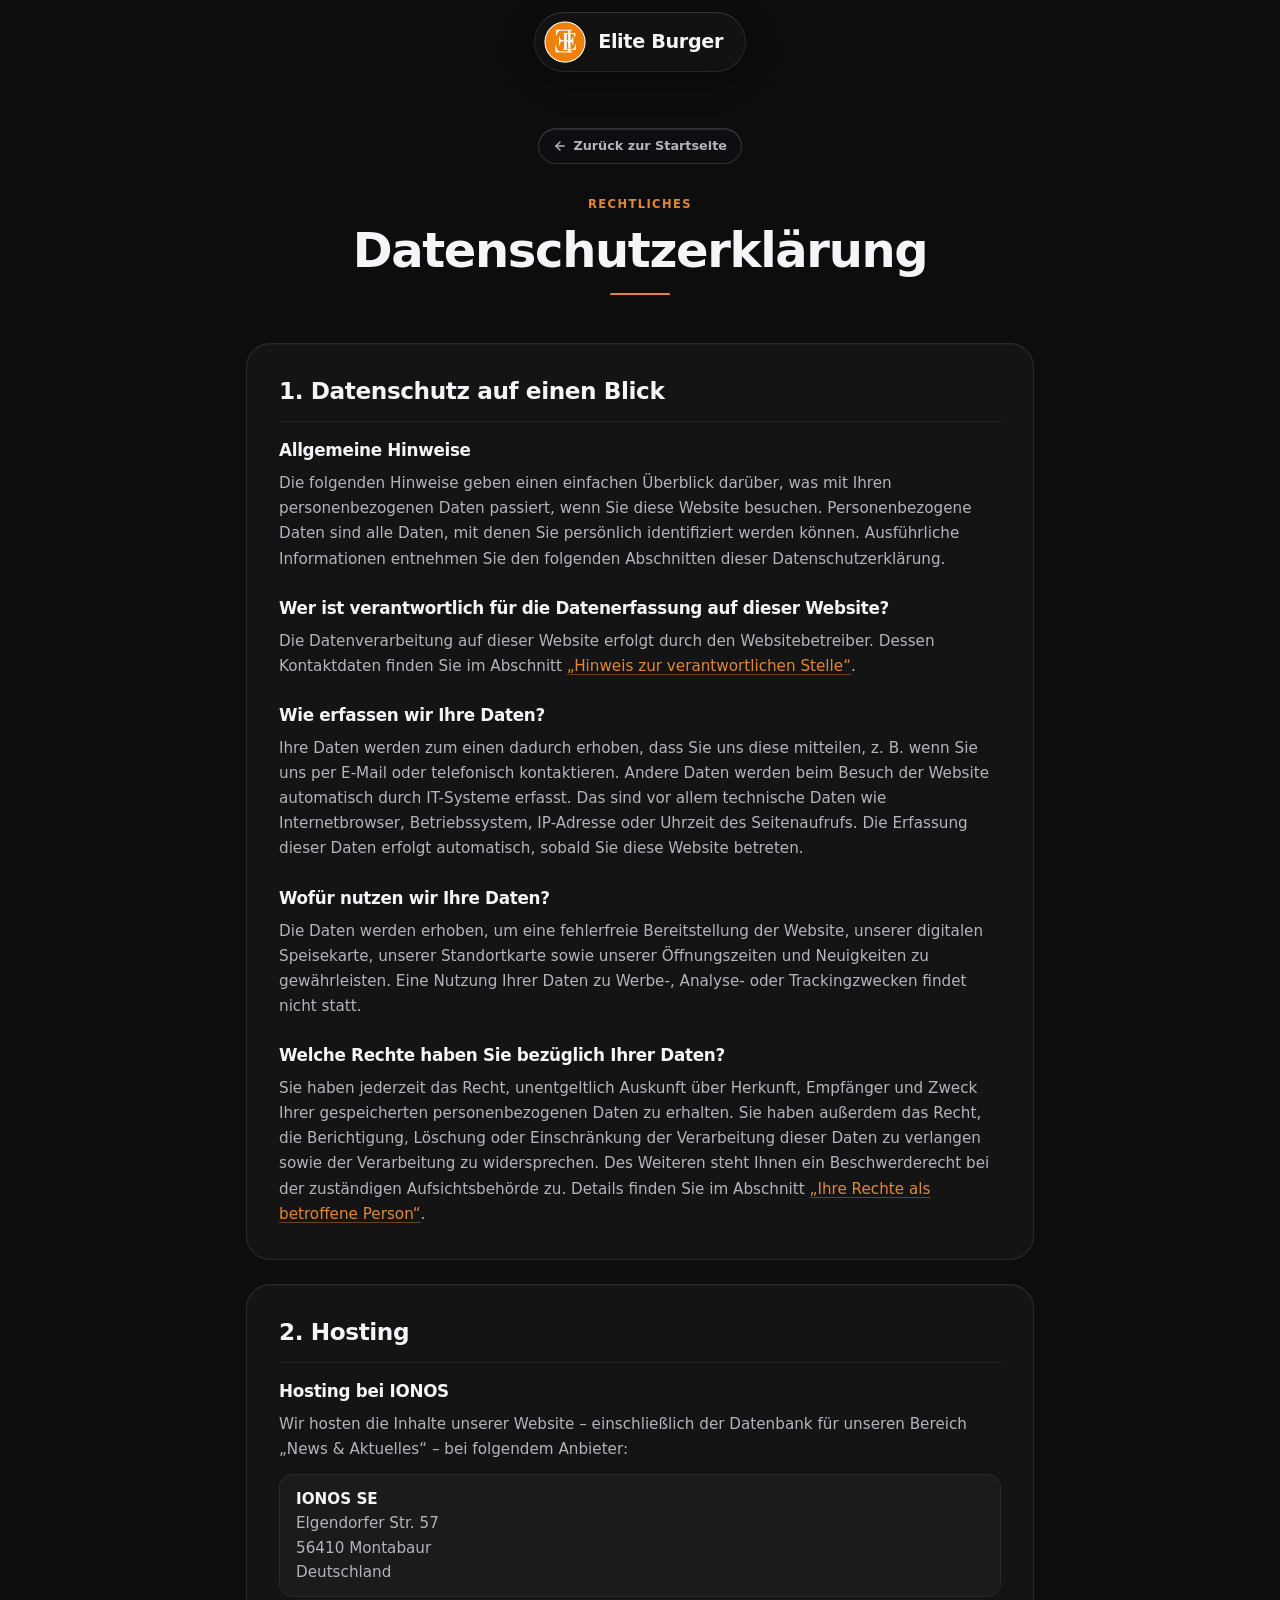
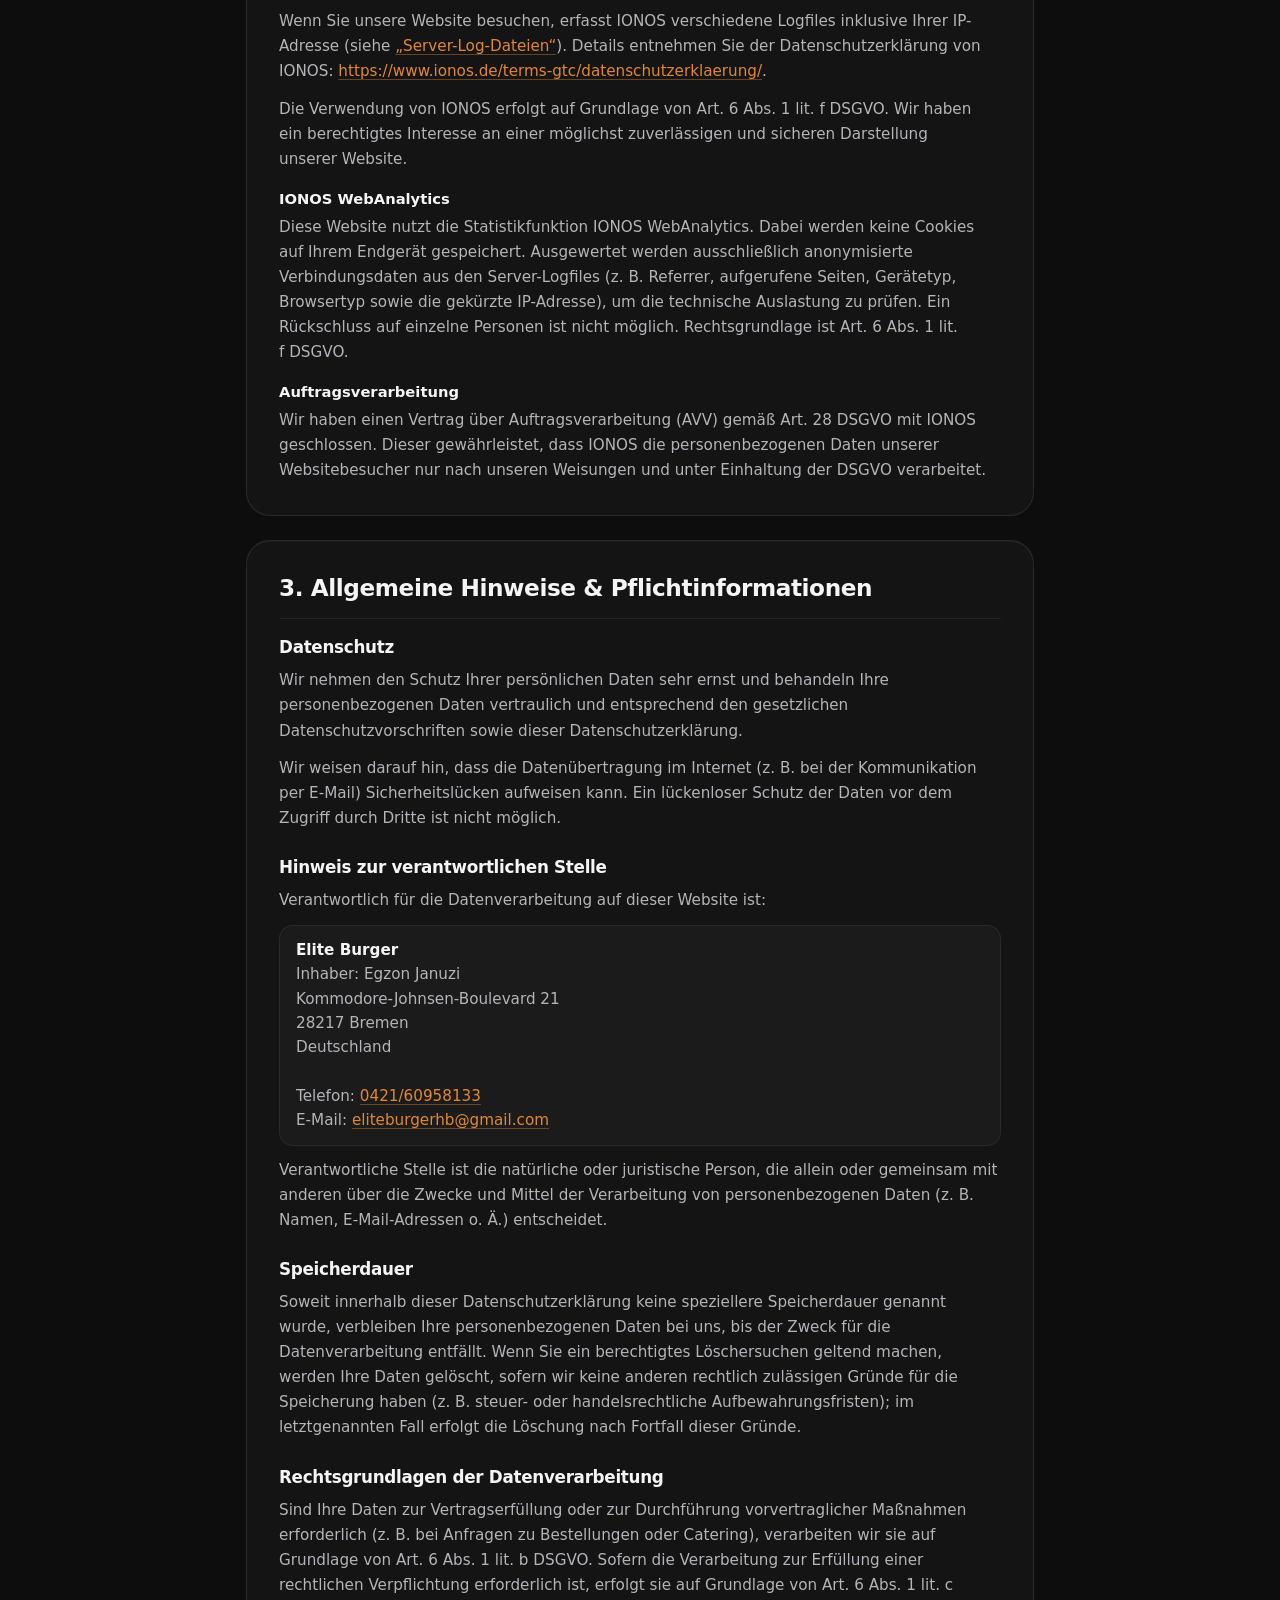
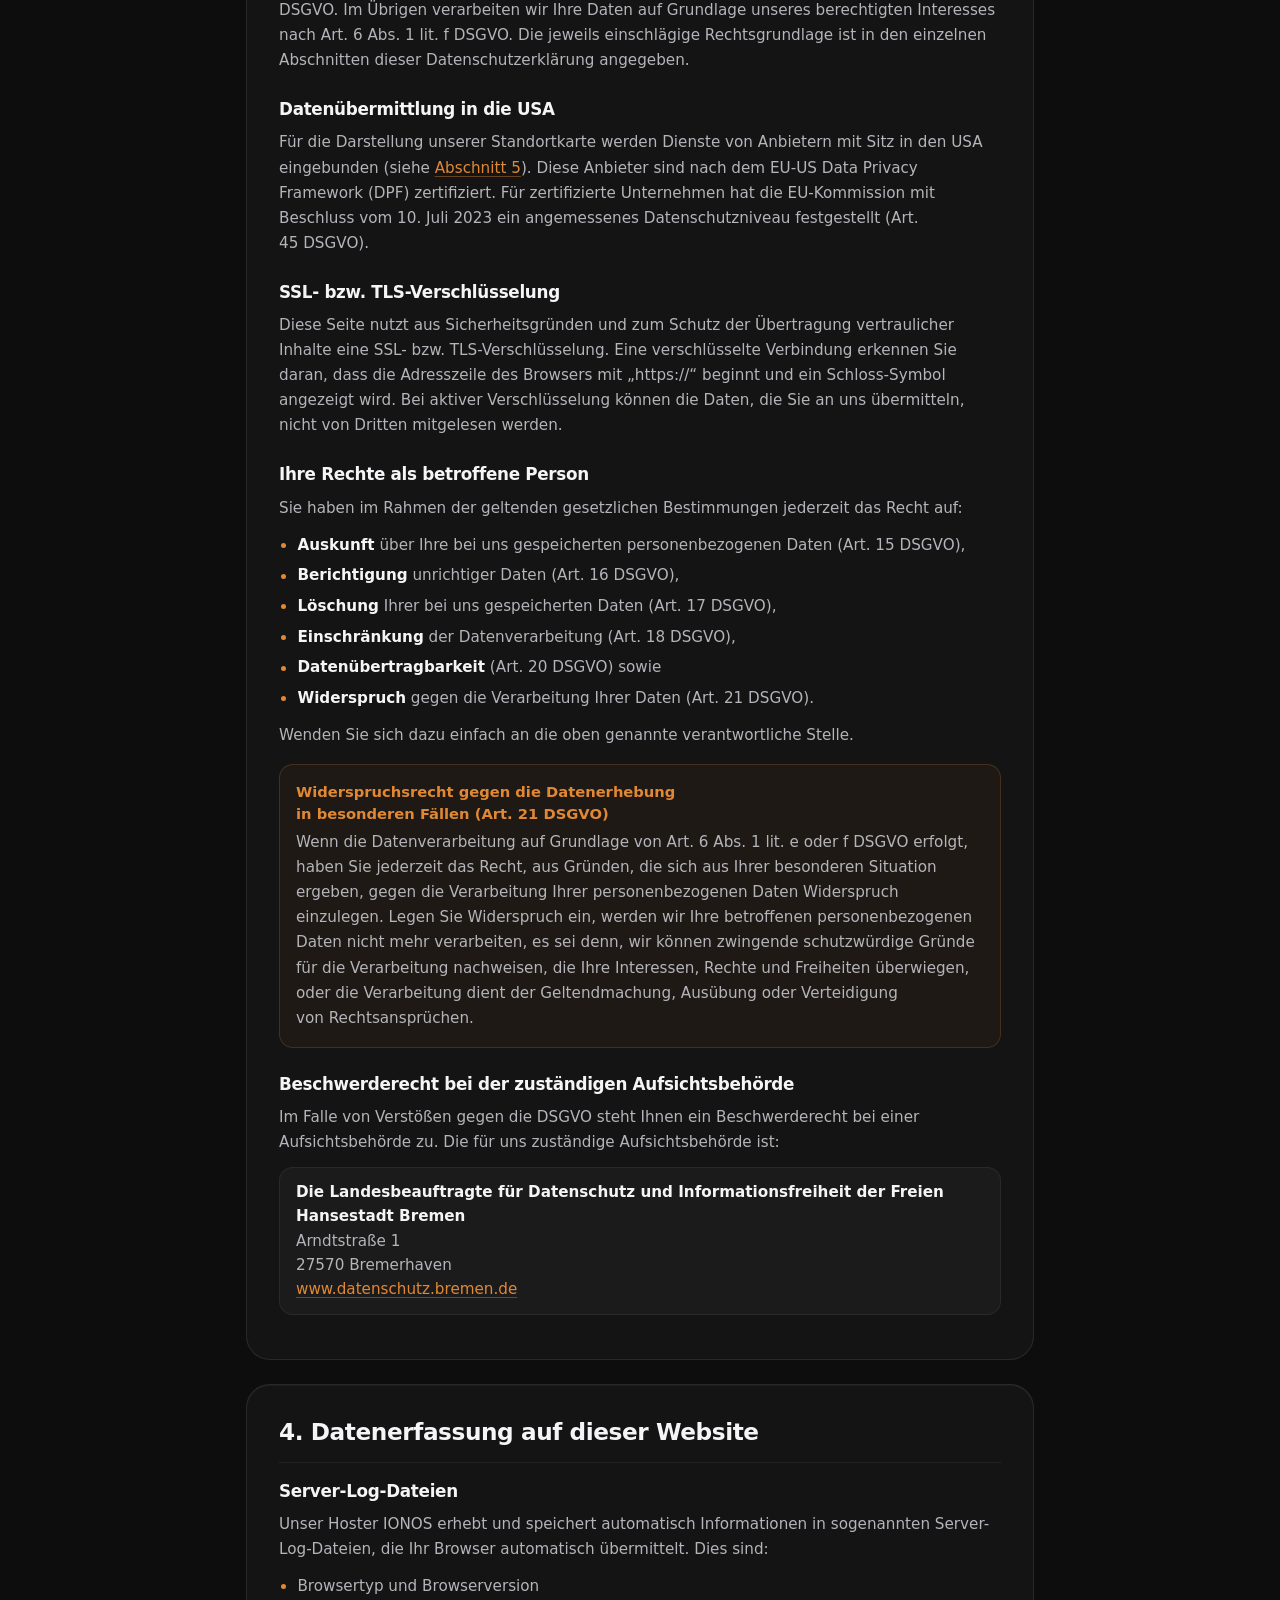
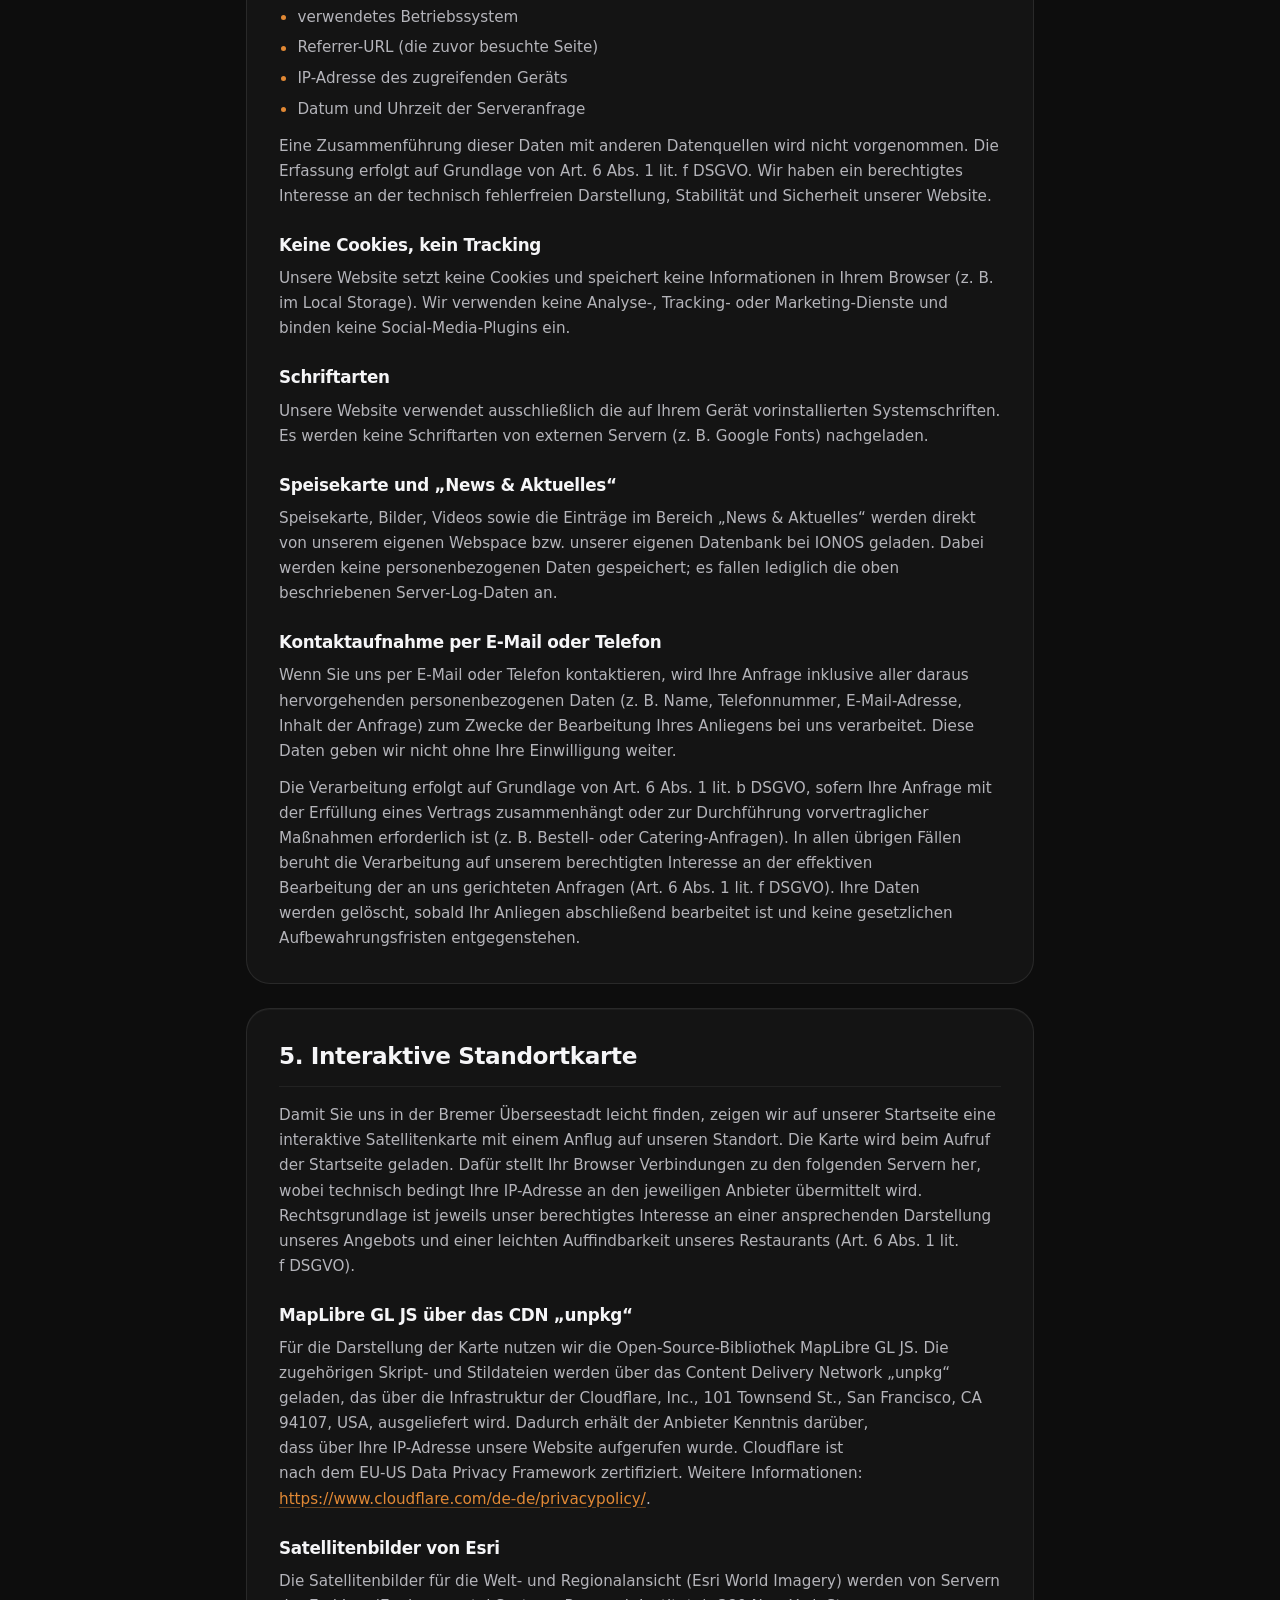
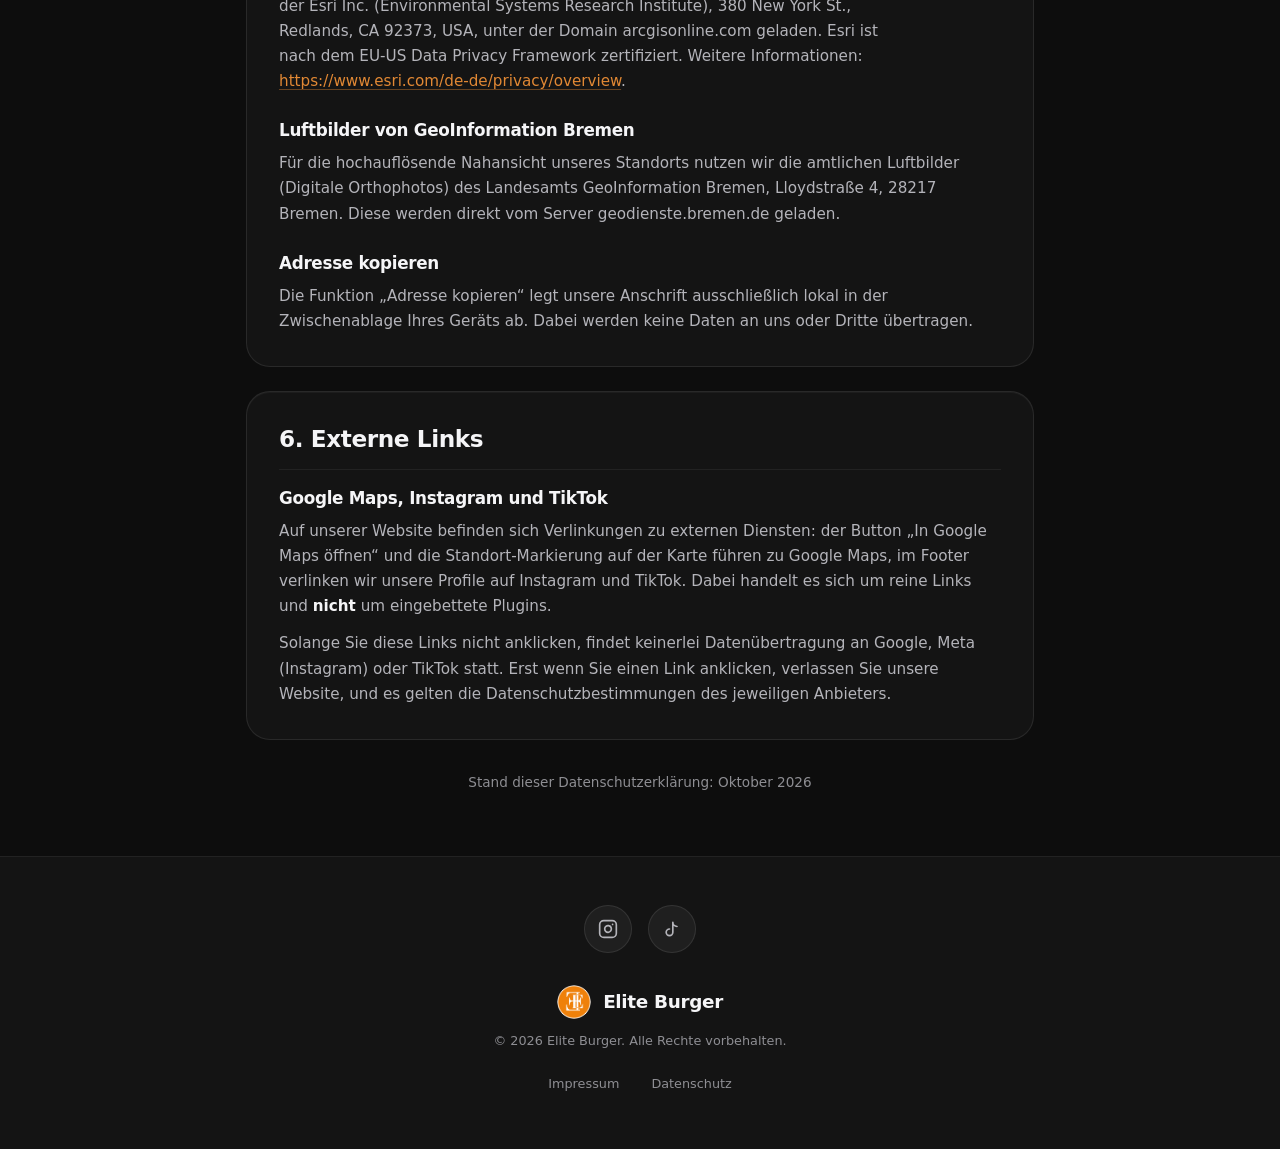
<file: datenschutz.html>
<!DOCTYPE html>
<html lang="de">

<head>
  <meta charset="UTF-8">
  <meta name="viewport" content="width=device-width, initial-scale=1.0">
  <title>Datenschutzerklärung | Elite Burger</title>
  <meta name="description" content="Datenschutzerklärung von Elite Burger Bremen: welche Daten beim Besuch unserer Website verarbeitet werden und welche Rechte Sie haben.">
  <meta name="robots" content="noindex, follow">
  <meta name="theme-color" content="#0d0d0d">
  <link rel="icon" type="image/png" sizes="32x32" href="images/favicon-32.png">
  <link rel="icon" type="image/png" sizes="16x16" href="images/favicon-16.png">
  <link rel="apple-touch-icon" sizes="180x180" href="images/apple-touch-icon.png">
  <link rel="stylesheet" href="style.css?v=5">
</head>

<body>
  <!-- ==================== HEADER ==================== -->
  <header class="header" id="header">
    <div class="header__inner">
      <a href="index.html" class="header__logo" aria-label="Elite Burger Startseite">
        <img src="images/Logo_transparent.png" alt="Elite Burger Logo" class="header__logo-image" width="42"
          height="42">
        <span class="header__logo-text">Elite Burger</span>
      </a>
    </div>
  </header>

  <main class="legal">
    <!-- ==================== TITEL ==================== -->
    <header class="legal__hero">
      <a href="index.html" class="legal__back">
        <svg width="14" height="14" viewBox="0 0 24 24" fill="none" stroke="currentColor" stroke-width="2.5"
          stroke-linecap="round" stroke-linejoin="round" aria-hidden="true">
          <line x1="19" y1="12" x2="5" y2="12"></line>
          <polyline points="12 19 5 12 12 5"></polyline>
        </svg>
        Zurück zur Startseite
      </a>
      <p class="legal__label">Rechtliches</p>
      <h1 class="legal__title">Datenschutzerklärung</h1>
      <div class="menu__divider" aria-hidden="true"></div>
    </header>

    <!-- ==================== 1. ÜBERBLICK ==================== -->
    <section class="legal__section" id="ueberblick" aria-labelledby="ueberblick-title">
      <h2 class="legal__section-title" id="ueberblick-title">1. Datenschutz auf einen
        Blick</h2>

      <h3>Allgemeine Hinweise</h3>
      <p>Die folgenden Hinweise geben einen einfachen Überblick darüber, was mit Ihren personenbezogenen Daten passiert,
        wenn Sie diese Website besuchen. Personenbezogene Daten sind alle Daten, mit denen Sie persönlich identifiziert
        werden können. Ausführliche Informationen entnehmen Sie den folgenden Abschnitten dieser Datenschutzerklärung.
      </p>

      <h3>Wer ist verantwortlich für die Datenerfassung auf dieser Website?</h3>
      <p>Die Datenverarbeitung auf dieser Website erfolgt durch den Websitebetreiber. Dessen Kontaktdaten finden Sie im
        Abschnitt <a href="#verantwortliche-stelle">„Hinweis zur verantwortlichen Stelle“</a>.</p>

      <h3>Wie erfassen wir Ihre Daten?</h3>
      <p>Ihre Daten werden zum einen dadurch erhoben, dass Sie uns diese mitteilen, z. B. wenn Sie uns per E-Mail oder
        telefonisch kontaktieren. Andere Daten werden beim Besuch der Website automatisch durch IT-Systeme erfasst. Das
        sind vor allem technische Daten wie Internetbrowser, Betriebssystem, IP-Adresse oder Uhrzeit des
        Seitenaufrufs. Die Erfassung dieser Daten erfolgt automatisch, sobald Sie diese Website betreten.</p>

      <h3>Wofür nutzen wir Ihre Daten?</h3>
      <p>Die Daten werden erhoben, um eine fehlerfreie Bereitstellung der Website, unserer digitalen Speisekarte, unserer
        Standortkarte sowie unserer Öffnungszeiten und Neuigkeiten zu gewährleisten. Eine Nutzung Ihrer Daten zu
        Werbe-, Analyse- oder Trackingzwecken findet nicht statt.</p>

      <h3>Welche Rechte haben Sie bezüglich Ihrer Daten?</h3>
      <p>Sie haben jederzeit das Recht, unentgeltlich Auskunft über Herkunft, Empfänger und Zweck Ihrer gespeicherten
        personenbezogenen Daten zu erhalten. Sie haben außerdem das Recht, die Berichtigung, Löschung oder Einschränkung
        der Verarbeitung dieser Daten zu verlangen sowie der Verarbeitung zu widersprechen. Des Weiteren steht Ihnen ein
        Beschwerderecht bei der zuständigen Aufsichtsbehörde zu. Details finden Sie im Abschnitt <a
          href="#rechte">„Ihre Rechte als betroffene Person“</a>.</p>
    </section>

    <!-- ==================== 2. HOSTING ==================== -->
    <section class="legal__section" id="hosting" aria-labelledby="hosting-title">
      <h2 class="legal__section-title" id="hosting-title">2. Hosting</h2>

      <h3>Hosting bei IONOS</h3>
      <p>Wir hosten die Inhalte unserer Website – einschließlich der Datenbank für unseren Bereich „News &amp;
        Aktuelles“ – bei folgendem Anbieter:</p>
      <address class="legal__address">
        <strong>IONOS SE</strong><br>
        Elgendorfer Str. 57<br>
        56410 Montabaur<br>
        Deutschland
      </address>
      <p>Wenn Sie unsere Website besuchen, erfasst IONOS verschiedene Logfiles inklusive Ihrer IP-Adresse (siehe <a
          href="#server-logs">„Server-Log-Dateien“</a>). Details entnehmen Sie der Datenschutzerklärung von IONOS: <a
          href="https://www.ionos.de/terms-gtc/datenschutzerklaerung/" target="_blank"
          rel="noopener noreferrer">https://www.ionos.de/terms-gtc/datenschutzerklaerung/</a>.</p>
      <p>Die Verwendung von IONOS erfolgt auf Grundlage von Art. 6 Abs. 1 lit. f DSGVO. Wir haben ein berechtigtes
        Interesse an einer möglichst zuverlässigen und sicheren Darstellung unserer Website.</p>

      <!-- TODO: Diesen Absatz nur behalten, wenn "IONOS WebAnalytics" im IONOS-Kundenkonto aktiv ist – sonst löschen. -->
      <h4>IONOS WebAnalytics</h4>
      <p>Diese Website nutzt die Statistikfunktion IONOS WebAnalytics. Dabei werden keine Cookies auf Ihrem Endgerät
        gespeichert. Ausgewertet werden ausschließlich anonymisierte Verbindungsdaten aus den Server-Logfiles (z. B.
        Referrer, aufgerufene Seiten, Gerätetyp, Browsertyp sowie die gekürzte IP-Adresse), um die technische
        Auslastung zu prüfen. Ein Rückschluss auf einzelne Personen ist nicht möglich. Rechtsgrundlage ist Art. 6 Abs. 1
        lit. f DSGVO.</p>

      <h4>Auftragsverarbeitung</h4>
      <p>Wir haben einen Vertrag über Auftragsverarbeitung (AVV) gemäß Art. 28 DSGVO mit IONOS geschlossen. Dieser
        gewährleistet, dass IONOS die personenbezogenen Daten unserer Websitebesucher nur nach unseren Weisungen und
        unter Einhaltung der DSGVO verarbeitet.</p>
    </section>

    <!-- ==================== 3. PFLICHTINFORMATIONEN ==================== -->
    <section class="legal__section" id="pflichtinformationen" aria-labelledby="pflicht-title">
      <h2 class="legal__section-title" id="pflicht-title">3. Allgemeine Hinweise &amp;
        Pflichtinformationen</h2>

      <h3>Datenschutz</h3>
      <p>Wir nehmen den Schutz Ihrer persönlichen Daten sehr ernst und behandeln Ihre personenbezogenen Daten
        vertraulich und entsprechend den gesetzlichen Datenschutzvorschriften sowie dieser Datenschutzerklärung.</p>
      <p>Wir weisen darauf hin, dass die Datenübertragung im Internet (z. B. bei der Kommunikation per E-Mail)
        Sicherheitslücken aufweisen kann. Ein lückenloser Schutz der Daten vor dem Zugriff durch Dritte ist nicht
        möglich.</p>

      <h3 id="verantwortliche-stelle">Hinweis zur verantwortlichen Stelle</h3>
      <p>Verantwortlich für die Datenverarbeitung auf dieser Website ist:</p>
      <address class="legal__address">
        <strong>Elite Burger</strong><br>
        Inhaber: Egzon Januzi<br>
        Kommodore-Johnsen-Boulevard 21<br>
        28217 Bremen<br>
        Deutschland<br><br>
        Telefon: <a href="tel:+4942160958133">0421/60958133</a><br>
        E-Mail: <a href="mailto:eliteburgerhb@gmail.com">eliteburgerhb@gmail.com</a>
      </address>
      <p>Verantwortliche Stelle ist die natürliche oder juristische Person, die allein oder gemeinsam mit anderen über
        die Zwecke und Mittel der Verarbeitung von personenbezogenen Daten (z. B. Namen, E-Mail-Adressen o. Ä.)
        entscheidet.</p>

      <h3>Speicherdauer</h3>
      <p>Soweit innerhalb dieser Datenschutzerklärung keine speziellere Speicherdauer genannt wurde, verbleiben Ihre
        personenbezogenen Daten bei uns, bis der Zweck für die Datenverarbeitung entfällt. Wenn Sie ein berechtigtes
        Löschersuchen geltend machen, werden Ihre Daten gelöscht, sofern wir keine anderen rechtlich zulässigen Gründe
        für die Speicherung haben (z. B. steuer- oder handelsrechtliche Aufbewahrungsfristen); im letztgenannten Fall
        erfolgt die Löschung nach Fortfall dieser Gründe.</p>

      <h3>Rechtsgrundlagen der Datenverarbeitung</h3>
      <p>Sind Ihre Daten zur Vertragserfüllung oder zur Durchführung vorvertraglicher Maßnahmen erforderlich (z. B. bei
        Anfragen zu Bestellungen oder Catering), verarbeiten wir sie auf Grundlage von Art. 6 Abs. 1 lit. b DSGVO.
        Sofern die Verarbeitung zur Erfüllung einer rechtlichen Verpflichtung erforderlich ist, erfolgt sie auf
        Grundlage von Art. 6 Abs. 1 lit. c DSGVO. Im Übrigen verarbeiten wir Ihre Daten auf Grundlage unseres
        berechtigten Interesses nach Art. 6 Abs. 1 lit. f DSGVO. Die jeweils einschlägige Rechtsgrundlage ist in den
        einzelnen Abschnitten dieser Datenschutzerklärung angegeben.</p>

      <h3>Datenübermittlung in die USA</h3>
      <p>Für die Darstellung unserer Standortkarte werden Dienste von Anbietern mit Sitz in den USA eingebunden (siehe
        <a href="#karte">Abschnitt 5</a>). Diese Anbieter sind nach dem EU-US Data Privacy Framework (DPF) zertifiziert.
        Für zertifizierte Unternehmen hat die EU-Kommission mit Beschluss vom 10. Juli 2023 ein angemessenes
        Datenschutzniveau festgestellt (Art. 45 DSGVO).</p>

      <h3>SSL- bzw. TLS-Verschlüsselung</h3>
      <p>Diese Seite nutzt aus Sicherheitsgründen und zum Schutz der Übertragung vertraulicher Inhalte eine SSL- bzw.
        TLS-Verschlüsselung. Eine verschlüsselte Verbindung erkennen Sie daran, dass die Adresszeile des Browsers mit
        „https://“ beginnt und ein Schloss-Symbol angezeigt wird. Bei aktiver Verschlüsselung können die Daten, die Sie
        an uns übermitteln, nicht von Dritten mitgelesen werden.</p>

      <h3 id="rechte">Ihre Rechte als betroffene Person</h3>
      <p>Sie haben im Rahmen der geltenden gesetzlichen Bestimmungen jederzeit das Recht auf:</p>
      <ul class="legal__list">
        <li><strong>Auskunft</strong> über Ihre bei uns gespeicherten personenbezogenen Daten (Art. 15 DSGVO),</li>
        <li><strong>Berichtigung</strong> unrichtiger Daten (Art. 16 DSGVO),</li>
        <li><strong>Löschung</strong> Ihrer bei uns gespeicherten Daten (Art. 17 DSGVO),</li>
        <li><strong>Einschränkung</strong> der Datenverarbeitung (Art. 18 DSGVO),</li>
        <li><strong>Datenübertragbarkeit</strong> (Art. 20 DSGVO) sowie</li>
        <li><strong>Widerspruch</strong> gegen die Verarbeitung Ihrer Daten (Art. 21 DSGVO).</li>
      </ul>
      <p>Wenden Sie sich dazu einfach an die oben genannte verantwortliche Stelle.</p>

      <div class="legal__notice">
        <h4>Widerspruchsrecht gegen die Datenerhebung in besonderen Fällen (Art. 21 DSGVO)</h4>
        <p>Wenn die Datenverarbeitung auf Grundlage von Art. 6 Abs. 1 lit. e oder f DSGVO erfolgt, haben Sie jederzeit
          das Recht, aus Gründen, die sich aus Ihrer besonderen Situation ergeben, gegen die Verarbeitung Ihrer
          personenbezogenen Daten Widerspruch einzulegen. Legen Sie Widerspruch ein, werden wir Ihre betroffenen
          personenbezogenen Daten nicht mehr verarbeiten, es sei denn, wir können zwingende schutzwürdige Gründe für die
          Verarbeitung nachweisen, die Ihre Interessen, Rechte und Freiheiten überwiegen, oder die Verarbeitung dient der
          Geltendmachung, Ausübung oder Verteidigung von Rechtsansprüchen.</p>
      </div>

      <h3>Beschwerderecht bei der zuständigen Aufsichtsbehörde</h3>
      <p>Im Falle von Verstößen gegen die DSGVO steht Ihnen ein Beschwerderecht bei einer Aufsichtsbehörde zu. Die für
        uns zuständige Aufsichtsbehörde ist:</p>
      <address class="legal__address">
        <strong>Die Landesbeauftragte für Datenschutz und Informationsfreiheit der Freien Hansestadt Bremen</strong><br>
        Arndtstraße 1<br>
        27570 Bremerhaven<br>
        <a href="https://www.datenschutz.bremen.de" target="_blank"
          rel="noopener noreferrer">www.datenschutz.bremen.de</a>
      </address>
    </section>

    <!-- ==================== 4. DATENERFASSUNG ==================== -->
    <section class="legal__section" id="datenerfassung" aria-labelledby="datenerfassung-title">
      <h2 class="legal__section-title" id="datenerfassung-title">4. Datenerfassung auf
        dieser Website</h2>

      <h3 id="server-logs">Server-Log-Dateien</h3>
      <p>Unser Hoster IONOS erhebt und speichert automatisch Informationen in sogenannten Server-Log-Dateien, die Ihr
        Browser automatisch übermittelt. Dies sind:</p>
      <ul class="legal__list">
        <li>Browsertyp und Browserversion</li>
        <li>verwendetes Betriebssystem</li>
        <li>Referrer-URL (die zuvor besuchte Seite)</li>
        <li>IP-Adresse des zugreifenden Geräts</li>
        <li>Datum und Uhrzeit der Serveranfrage</li>
      </ul>
      <p>Eine Zusammenführung dieser Daten mit anderen Datenquellen wird nicht vorgenommen. Die Erfassung erfolgt auf
        Grundlage von Art. 6 Abs. 1 lit. f DSGVO. Wir haben ein berechtigtes Interesse an der technisch fehlerfreien
        Darstellung, Stabilität und Sicherheit unserer Website.</p>

      <h3>Keine Cookies, kein Tracking</h3>
      <p>Unsere Website setzt keine Cookies und speichert keine Informationen in Ihrem Browser (z. B. im Local Storage).
        Wir verwenden keine Analyse-, Tracking- oder Marketing-Dienste und binden keine Social-Media-Plugins ein.</p>

      <h3>Schriftarten</h3>
      <p>Unsere Website verwendet ausschließlich die auf Ihrem Gerät vorinstallierten Systemschriften. Es werden keine
        Schriftarten von externen Servern (z. B. Google Fonts) nachgeladen.</p>

      <h3>Speisekarte und „News &amp; Aktuelles“</h3>
      <p>Speisekarte, Bilder, Videos sowie die Einträge im Bereich „News &amp; Aktuelles“ werden direkt von unserem
        eigenen Webspace bzw. unserer eigenen Datenbank bei IONOS geladen. Dabei werden keine personenbezogenen Daten
        gespeichert; es fallen lediglich die oben beschriebenen Server-Log-Daten an.</p>

      <h3>Kontaktaufnahme per E-Mail oder Telefon</h3>
      <p>Wenn Sie uns per E-Mail oder Telefon kontaktieren, wird Ihre Anfrage inklusive aller daraus hervorgehenden
        personenbezogenen Daten (z. B. Name, Telefonnummer, E-Mail-Adresse, Inhalt der Anfrage) zum Zwecke der
        Bearbeitung Ihres Anliegens bei uns verarbeitet. Diese Daten geben wir nicht ohne Ihre Einwilligung weiter.</p>
      <p>Die Verarbeitung erfolgt auf Grundlage von Art. 6 Abs. 1 lit. b DSGVO, sofern Ihre Anfrage mit der Erfüllung
        eines Vertrags zusammenhängt oder zur Durchführung vorvertraglicher Maßnahmen erforderlich ist (z. B. Bestell-
        oder Catering-Anfragen). In allen übrigen Fällen beruht die Verarbeitung auf unserem berechtigten Interesse an
        der effektiven Bearbeitung der an uns gerichteten Anfragen (Art. 6 Abs. 1 lit. f DSGVO). Ihre Daten werden
        gelöscht, sobald Ihr Anliegen abschließend bearbeitet ist und keine gesetzlichen Aufbewahrungsfristen
        entgegenstehen.</p>
    </section>

    <!-- ==================== 5. KARTE ==================== -->
    <section class="legal__section" id="karte" aria-labelledby="karte-title">
      <h2 class="legal__section-title" id="karte-title">5. Interaktive Standortkarte
      </h2>

      <p>Damit Sie uns in der Bremer Überseestadt leicht finden, zeigen wir auf unserer Startseite eine interaktive
        Satellitenkarte mit einem Anflug auf unseren Standort. Die Karte wird beim Aufruf der Startseite geladen. Dafür
        stellt Ihr Browser Verbindungen zu den folgenden Servern her, wobei technisch bedingt Ihre IP-Adresse an den
        jeweiligen Anbieter übermittelt wird. Rechtsgrundlage ist jeweils unser berechtigtes Interesse an einer
        ansprechenden Darstellung unseres Angebots und einer leichten Auffindbarkeit unseres Restaurants (Art. 6 Abs. 1
        lit. f DSGVO).</p>

      <h3>MapLibre GL JS über das CDN „unpkg“</h3>
      <p>Für die Darstellung der Karte nutzen wir die Open-Source-Bibliothek MapLibre GL JS. Die zugehörigen Skript- und
        Stildateien werden über das Content Delivery Network „unpkg“ geladen, das über die Infrastruktur der
        Cloudflare, Inc., 101 Townsend St., San Francisco, CA 94107, USA, ausgeliefert wird. Dadurch erhält der Anbieter
        Kenntnis darüber, dass über Ihre IP-Adresse unsere Website aufgerufen wurde. Cloudflare ist nach dem EU-US Data
        Privacy Framework zertifiziert. Weitere Informationen: <a href="https://www.cloudflare.com/de-de/privacypolicy/"
          target="_blank" rel="noopener noreferrer">https://www.cloudflare.com/de-de/privacypolicy/</a>.</p>

      <h3>Satellitenbilder von Esri</h3>
      <p>Die Satellitenbilder für die Welt- und Regionalansicht (Esri World Imagery) werden von Servern der Esri Inc.
        (Environmental Systems Research Institute), 380 New York St., Redlands, CA 92373, USA, unter der Domain
        arcgisonline.com geladen. Esri ist nach dem EU-US Data Privacy Framework zertifiziert. Weitere Informationen: <a
          href="https://www.esri.com/de-de/privacy/overview" target="_blank"
          rel="noopener noreferrer">https://www.esri.com/de-de/privacy/overview</a>.</p>

      <h3>Luftbilder von GeoInformation Bremen</h3>
      <p>Für die hochauflösende Nahansicht unseres Standorts nutzen wir die amtlichen Luftbilder (Digitale Orthophotos)
        des Landesamts GeoInformation Bremen, Lloydstraße 4, 28217 Bremen. Diese werden direkt vom Server
        geodienste.bremen.de geladen.</p>

      <h3>Adresse kopieren</h3>
      <p>Die Funktion „Adresse kopieren“ legt unsere Anschrift ausschließlich lokal in der Zwischenablage Ihres Geräts
        ab. Dabei werden keine Daten an uns oder Dritte übertragen.</p>
    </section>

    <!-- ==================== 6. EXTERNE LINKS ==================== -->
    <section class="legal__section" id="links" aria-labelledby="links-title">
      <h2 class="legal__section-title" id="links-title">6. Externe Links</h2>

      <h3>Google Maps, Instagram und TikTok</h3>
      <p>Auf unserer Website befinden sich Verlinkungen zu externen Diensten: der Button „In Google Maps öffnen“ und die
        Standort-Markierung auf der Karte führen zu Google Maps, im Footer verlinken wir unsere Profile auf Instagram
        und TikTok. Dabei handelt es sich um reine Links und <strong>nicht</strong> um eingebettete Plugins.</p>
      <p>Solange Sie diese Links nicht anklicken, findet keinerlei Datenübertragung an Google, Meta (Instagram) oder
        TikTok statt. Erst wenn Sie einen Link anklicken, verlassen Sie unsere Website, und es gelten die
        Datenschutzbestimmungen des jeweiligen Anbieters.</p>
    </section>

    <p class="legal__section-footer">Stand dieser Datenschutzerklärung: Oktober 2026</p>
  </main>

  <!-- ==================== FOOTER ==================== -->
  <footer class="footer" id="footer">
    <div class="footer__social">
      <a href="https://www.instagram.com/eliteburgerbremen?igsh=MW04aGdyeXQ0bzh0Yw==" target="_blank"
        rel="noopener noreferrer" class="footer__social-link" aria-label="Elite Burger auf Instagram">
        <svg width="20" height="20" viewBox="0 0 24 24" fill="none" stroke="currentColor" stroke-width="2"
          stroke-linecap="round" stroke-linejoin="round">
          <rect x="2" y="2" width="20" height="20" rx="5" />
          <path d="M16 11.37A4 4 0 1 1 12.63 8 4 4 0 0 1 16 11.37z" />
          <line x1="17.5" y1="6.5" x2="17.51" y2="6.5" />
        </svg>
      </a>

      <a href="https://www.tiktok.com/@myburgerbremen" target="_blank" rel="noopener noreferrer"
        class="footer__social-link" aria-label="Elite Burger auf TikTok">
        <svg width="20" height="20" viewBox="0 0 24 24" fill="none" stroke="currentColor" stroke-width="2"
          stroke-linecap="round" stroke-linejoin="round">
          <path d="M9 12a4 4 0 1 0 4 4V4a5 5 0 0 0 5 5" />
        </svg>
      </a>
    </div>

    <div class="footer__brand">
      <img src="images/Logo_transparent.png" alt="Elite Burger Logo" class="footer__brand-logo" width="34" height="34">
      <span class="footer__brand-name">Elite Burger</span>
    </div>
    <p class="footer__copyright">© 2026 Elite Burger. Alle Rechte vorbehalten.</p>
    <nav class="footer__legal" aria-label="Rechtliche Links">
      <a href="impressum.html" class="footer__legal-link">Impressum</a>
      <a href="datenschutz.html" class="footer__legal-link" aria-current="page">Datenschutz</a>
    </nav>
  </footer>

  <!-- Header-Kapsel verkleinert sich beim Scrollen, wie auf der Startseite -->
  <script>
    (function () {
      var header = document.getElementById('header');
      function update() { header.classList.toggle('scrolled', window.scrollY > 50); }
      update();
      window.addEventListener('scroll', update, { passive: true });
    })();
  </script>
</body>

</html>
</file>
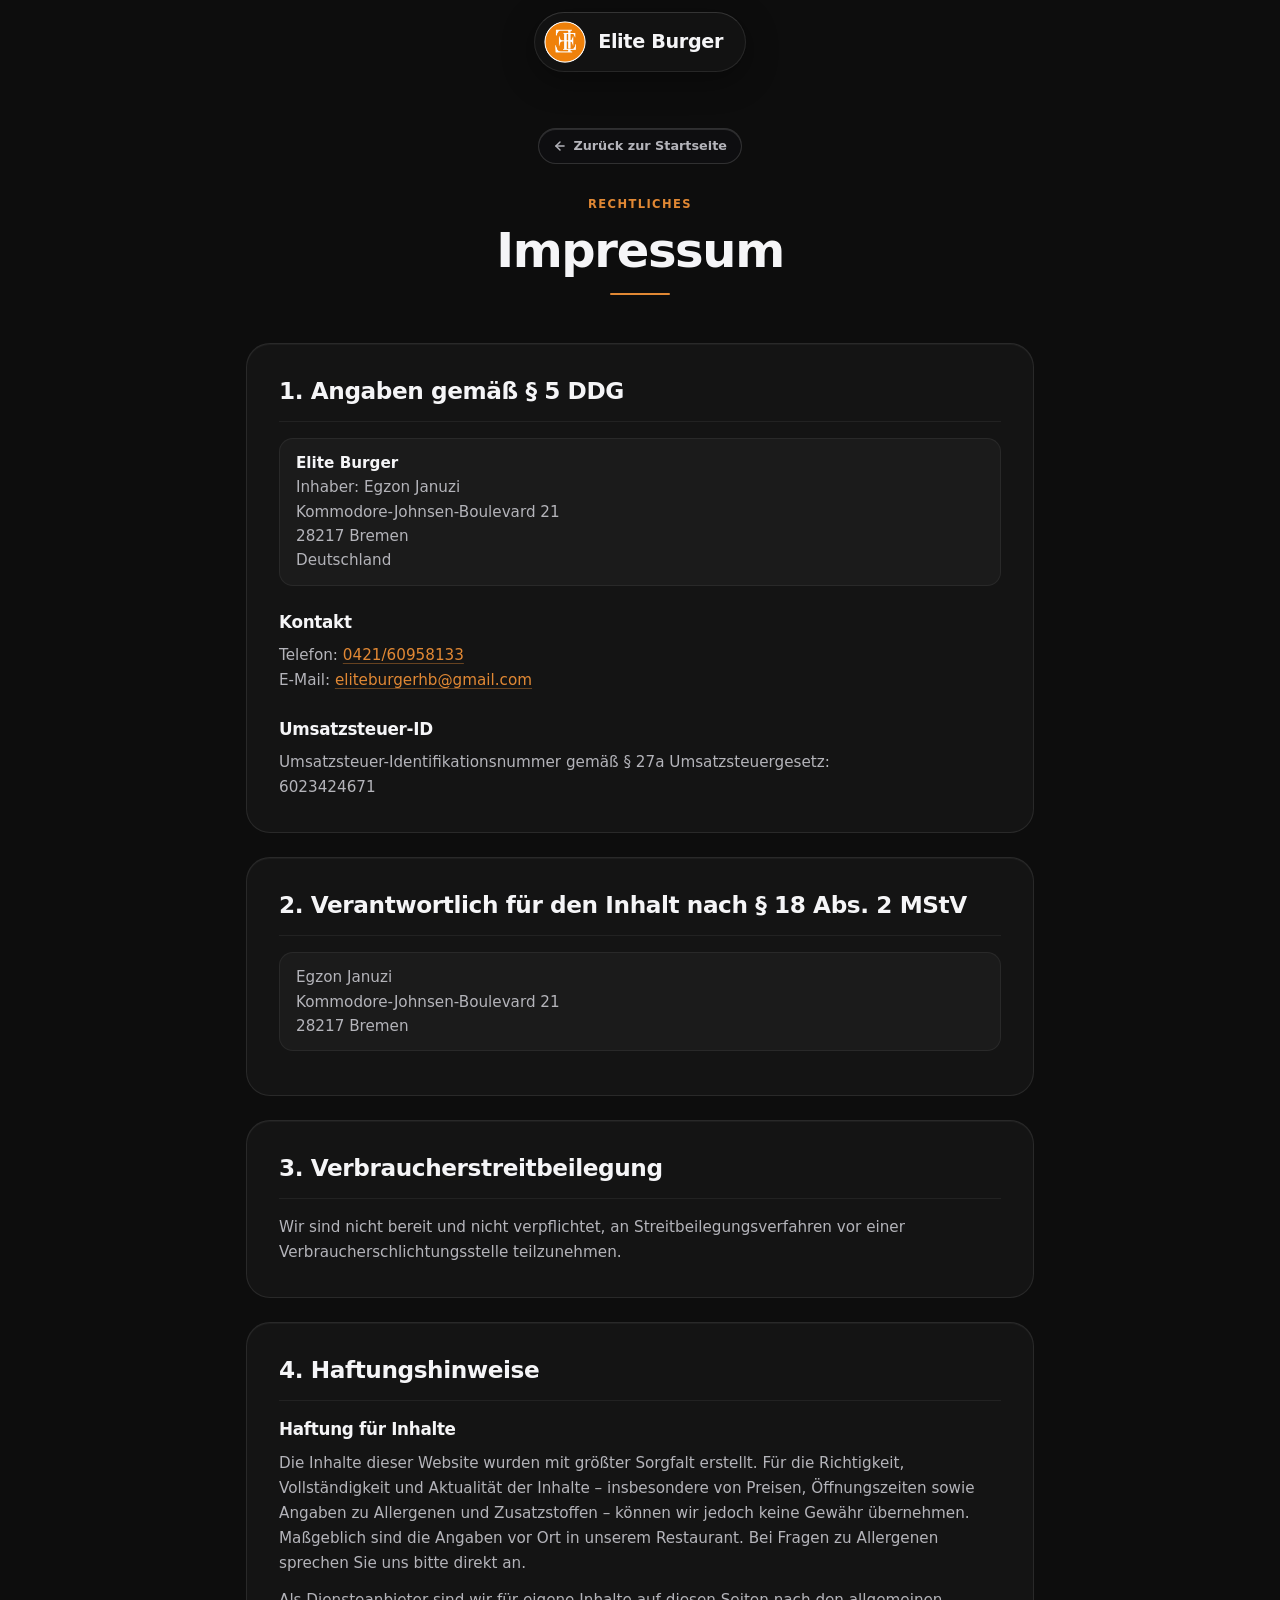
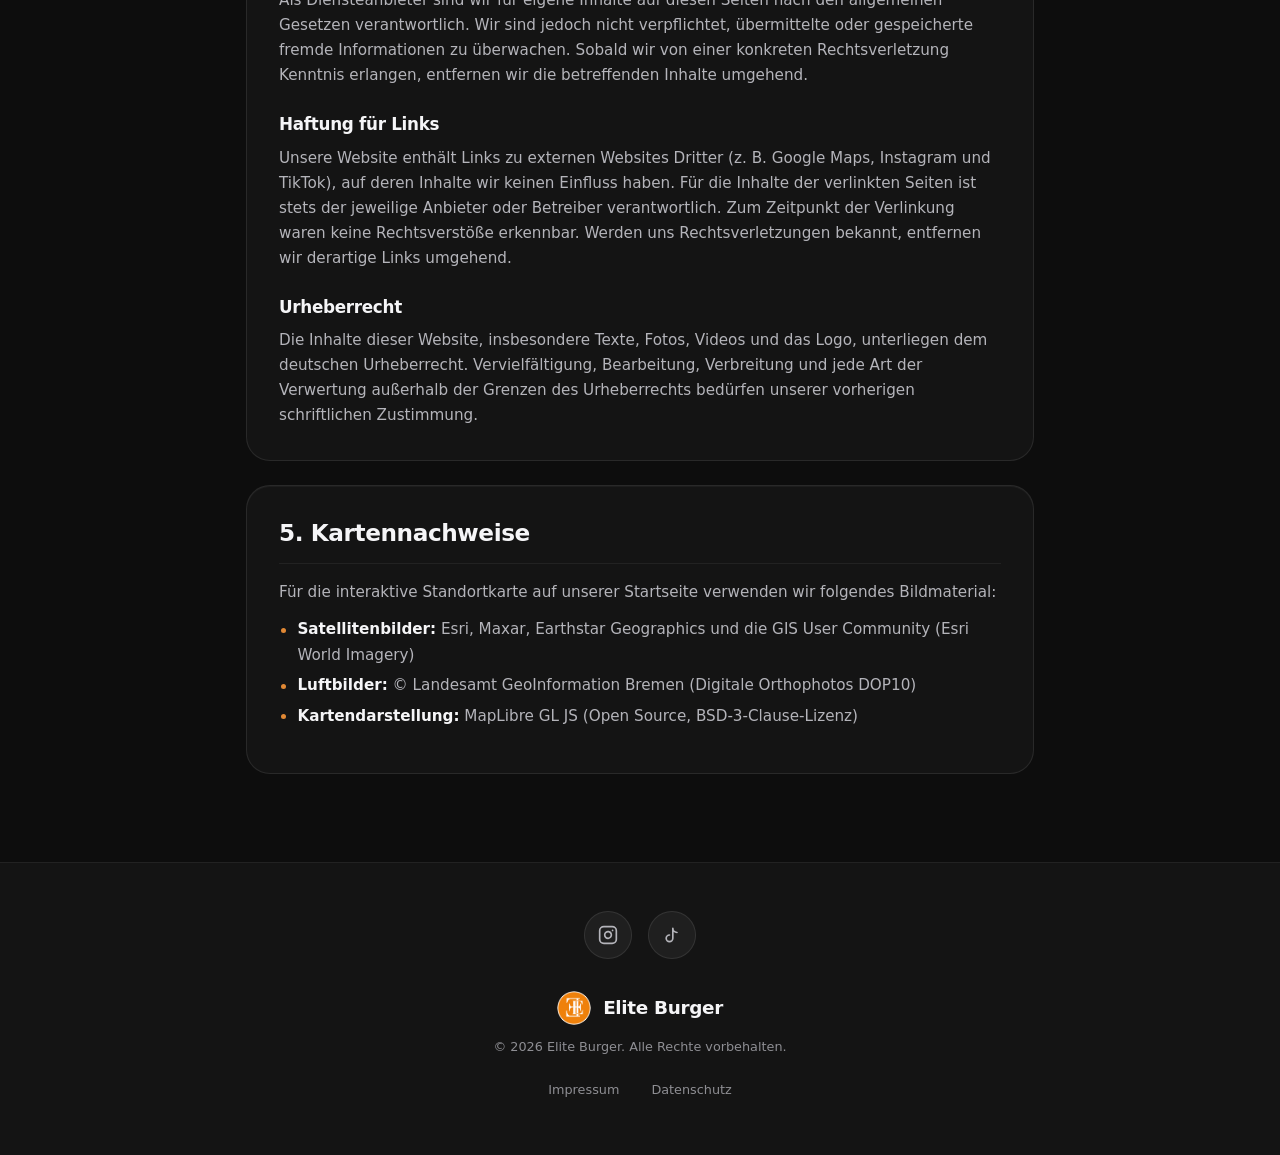
<file: impressum.html>
<!DOCTYPE html>
<html lang="de">

<head>
  <meta charset="UTF-8">
  <meta name="viewport" content="width=device-width, initial-scale=1.0">
  <title>Impressum | Elite Burger</title>
  <meta name="description" content="Impressum von Elite Burger Bremen: Anbieterkennzeichnung, Kontakt und rechtliche Hinweise.">
  <meta name="robots" content="noindex, follow">
  <meta name="theme-color" content="#0d0d0d">
  <link rel="icon" type="image/png" sizes="32x32" href="images/favicon-32.png">
  <link rel="icon" type="image/png" sizes="16x16" href="images/favicon-16.png">
  <link rel="apple-touch-icon" sizes="180x180" href="images/apple-touch-icon.png">
  <link rel="stylesheet" href="style.css?v=5">
</head>

<body>
  <!-- ==================== HEADER ==================== -->
  <header class="header" id="header">
    <div class="header__inner">
      <a href="index.html" class="header__logo" aria-label="Elite Burger Startseite">
        <img src="images/Logo_transparent.png" alt="Elite Burger Logo" class="header__logo-image" width="42"
          height="42">
        <span class="header__logo-text">Elite Burger</span>
      </a>
    </div>
  </header>

  <main class="legal">
    <!-- ==================== TITEL ==================== -->
    <header class="legal__hero">
      <a href="index.html" class="legal__back">
        <svg width="14" height="14" viewBox="0 0 24 24" fill="none" stroke="currentColor" stroke-width="2.5"
          stroke-linecap="round" stroke-linejoin="round" aria-hidden="true">
          <line x1="19" y1="12" x2="5" y2="12"></line>
          <polyline points="12 19 5 12 12 5"></polyline>
        </svg>
        Zurück zur Startseite
      </a>
      <p class="legal__label">Rechtliches</p>
      <h1 class="legal__title">Impressum</h1>
      <div class="menu__divider" aria-hidden="true"></div>
    </header>

    <!-- ==================== 1. ANBIETER ==================== -->
    <section class="legal__section" id="anbieter" aria-labelledby="anbieter-title">
      <h2 class="legal__section-title" id="anbieter-title">1. Angaben gemäß § 5 DDG</h2>

      <address class="legal__address">
        <strong>Elite Burger</strong><br>
        Inhaber: Egzon Januzi<br>
        Kommodore-Johnsen-Boulevard 21<br>
        28217 Bremen<br>
        Deutschland
      </address>

      <h3>Kontakt</h3>
      <p>
        Telefon: <a href="tel:+4942160958133">0421/60958133</a><br>
        E-Mail: <a href="mailto:eliteburgerhb@gmail.com">eliteburgerhb@gmail.com</a>
      </p>

      <h3>Umsatzsteuer-ID</h3>
      <p>Umsatzsteuer-Identifikationsnummer gemäß § 27a Umsatzsteuergesetz:<br>
        6023424671
      </p>
    </section>

    <!-- ==================== 2. REDAKTIONELL VERANTWORTLICH ==================== -->
    <section class="legal__section" id="redaktion" aria-labelledby="redaktion-title">
      <h2 class="legal__section-title" id="redaktion-title">2. Verantwortlich für den Inhalt nach § 18 Abs. 2 MStV
      </h2>

      <address class="legal__address">
        Egzon Januzi<br>
        Kommodore-Johnsen-Boulevard 21<br>
        28217 Bremen
      </address>
    </section>

    <!-- ==================== 3. STREITBEILEGUNG ==================== -->
    <section class="legal__section" id="streitbeilegung" aria-labelledby="streitbeilegung-title">
      <h2 class="legal__section-title" id="streitbeilegung-title">3. Verbraucherstreitbeilegung</h2>

      <p>Wir sind nicht bereit und nicht verpflichtet, an Streitbeilegungsverfahren vor einer
        Verbraucherschlichtungsstelle teilzunehmen.</p>
    </section>

    <!-- ==================== 4. HAFTUNG ==================== -->
    <section class="legal__section" id="haftung" aria-labelledby="haftung-title">
      <h2 class="legal__section-title" id="haftung-title">4. Haftungshinweise</h2>

      <h3>Haftung für Inhalte</h3>
      <p>Die Inhalte dieser Website wurden mit größter Sorgfalt erstellt. Für die Richtigkeit, Vollständigkeit und
        Aktualität der Inhalte – insbesondere von Preisen, Öffnungszeiten sowie Angaben zu Allergenen und
        Zusatzstoffen – können wir jedoch keine Gewähr übernehmen. Maßgeblich sind die Angaben vor Ort in unserem
        Restaurant. Bei Fragen zu Allergenen sprechen Sie uns bitte direkt an.</p>
      <p>Als Diensteanbieter sind wir für eigene Inhalte auf diesen Seiten nach den allgemeinen Gesetzen
        verantwortlich. Wir sind jedoch nicht verpflichtet, übermittelte oder gespeicherte fremde Informationen zu
        überwachen. Sobald wir von einer konkreten Rechtsverletzung Kenntnis erlangen, entfernen wir die betreffenden
        Inhalte umgehend.</p>

      <h3>Haftung für Links</h3>
      <p>Unsere Website enthält Links zu externen Websites Dritter (z. B. Google Maps, Instagram und TikTok), auf deren
        Inhalte wir keinen Einfluss haben. Für die Inhalte der verlinkten Seiten ist stets der jeweilige Anbieter oder
        Betreiber verantwortlich. Zum Zeitpunkt der Verlinkung waren keine Rechtsverstöße erkennbar. Werden uns
        Rechtsverletzungen bekannt, entfernen wir derartige Links umgehend.</p>

      <h3>Urheberrecht</h3>
      <p>Die Inhalte dieser Website, insbesondere Texte, Fotos, Videos und das Logo, unterliegen dem deutschen
        Urheberrecht. Vervielfältigung, Bearbeitung, Verbreitung und jede Art der Verwertung außerhalb der Grenzen des
        Urheberrechts bedürfen unserer vorherigen schriftlichen Zustimmung.</p>
    </section>

    <!-- ==================== 5. KARTENNACHWEISE ==================== -->
    <section class="legal__section" id="nachweise" aria-labelledby="nachweise-title">
      <h2 class="legal__section-title" id="nachweise-title">5. Kartennachweise</h2>

      <p>Für die interaktive Standortkarte auf unserer Startseite verwenden wir folgendes Bildmaterial:</p>
      <ul class="legal__list">
        <li><strong>Satellitenbilder:</strong> Esri, Maxar, Earthstar Geographics und die GIS User Community (Esri
          World Imagery)</li>
        <li><strong>Luftbilder:</strong> © Landesamt GeoInformation Bremen (Digitale Orthophotos DOP10)</li>
        <li><strong>Kartendarstellung:</strong> MapLibre GL JS (Open Source, BSD-3-Clause-Lizenz)</li>
      </ul>
    </section>
  </main>

  <!-- ==================== FOOTER ==================== -->
  <footer class="footer" id="footer">
    <div class="footer__social">
      <a href="https://www.instagram.com/eliteburgerbremen?igsh=MW04aGdyeXQ0bzh0Yw==" target="_blank"
        rel="noopener noreferrer" class="footer__social-link" aria-label="Elite Burger auf Instagram">
        <svg width="20" height="20" viewBox="0 0 24 24" fill="none" stroke="currentColor" stroke-width="2"
          stroke-linecap="round" stroke-linejoin="round">
          <rect x="2" y="2" width="20" height="20" rx="5" />
          <path d="M16 11.37A4 4 0 1 1 12.63 8 4 4 0 0 1 16 11.37z" />
          <line x1="17.5" y1="6.5" x2="17.51" y2="6.5" />
        </svg>
      </a>

      <a href="https://www.tiktok.com/@myburgerbremen" target="_blank" rel="noopener noreferrer"
        class="footer__social-link" aria-label="Elite Burger auf TikTok">
        <svg width="20" height="20" viewBox="0 0 24 24" fill="none" stroke="currentColor" stroke-width="2"
          stroke-linecap="round" stroke-linejoin="round">
          <path d="M9 12a4 4 0 1 0 4 4V4a5 5 0 0 0 5 5" />
        </svg>
      </a>
    </div>

    <div class="footer__brand">
      <img src="images/Logo_transparent.png" alt="Elite Burger Logo" class="footer__brand-logo" width="34" height="34">
      <span class="footer__brand-name">Elite Burger</span>
    </div>
    <p class="footer__copyright">© 2026 Elite Burger. Alle Rechte vorbehalten.</p>
    <nav class="footer__legal" aria-label="Rechtliche Links">
      <a href="impressum.html" class="footer__legal-link" aria-current="page">Impressum</a>
      <a href="datenschutz.html" class="footer__legal-link">Datenschutz</a>
    </nav>
  </footer>

  <!-- Header-Kapsel verkleinert sich beim Scrollen, wie auf der Startseite -->
  <script>
    (function () {
      var header = document.getElementById('header');
      function update() { header.classList.toggle('scrolled', window.scrollY > 50); }
      update();
      window.addEventListener('scroll', update, { passive: true });
    })();
  </script>
</body>

</html>
</file>
<file: style.css>
/* ============================================
   Elite Burger — Gestaltung der Website
   ============================================ */

/* --- Grundwerte (Farben, Schriften, Abstände) --- */
:root {
  /* Farben */
  --bg-primary: #0d0d0d;
  --bg-secondary: #141414;
  --bg-card: #1a1a1a;
  --bg-card-hover: #1f1f1f;
  /* Feine, halbdurchsichtige Linien */
  --border-subtle: rgba(255, 255, 255, 0.06);
  --border-accent: rgba(255, 255, 255, 0.09);
  /* Heller Rand oben wirkt wie Licht auf einer Kante */
  --border-highlight: rgba(255, 255, 255, 0.14);

  /* Textfarben, gut lesbar auf dunklem Hintergrund */
  --text-primary: #f5f5f7;
  --text-secondary: #b4b4ba;
  --text-muted: #8e8e93;

  --accent: rgb(225, 136, 52);
  --accent-hover: #ea9d4d;
  --accent-pressed: #d1771f;
  --accent-glow: rgba(225, 136, 52, 0.12);
  --accent-glow-strong: rgba(225, 136, 52, 0.22);
  --danger-color: #ff453a;

  /* Schriften: die Systemschrift des Geräts */
  --font-heading: -apple-system, BlinkMacSystemFont, 'SF Pro Display', 'Segoe UI Variable Display', 'Segoe UI', system-ui, Roboto, 'Helvetica Neue', sans-serif;
  --font-body: -apple-system, BlinkMacSystemFont, 'SF Pro Text', 'Segoe UI Variable Text', 'Segoe UI', system-ui, Roboto, 'Helvetica Neue', sans-serif;

  /* Buchstabenabstand: je größer die Schrift, desto enger */
  --tracking-display: -0.035em;
  --tracking-title: -0.028em;
  --tracking-heading: -0.018em;
  --tracking-ui: -0.006em;
  --tracking-label: 0.12em;

  /* Abstände */
  --space-xs: 0.5rem;
  --space-sm: 0.75rem;
  --space-md: 1rem;
  --space-lg: 1.5rem;
  --space-xl: 2rem;
  --space-2xl: 3rem;
  --space-3xl: 4rem;

  /* Ecken-Rundungen: von klein nach groß */
  --radius-xs: 8px;
  --radius-sm: 10px;
  --radius-md: 14px;
  --radius-lg: 24px;
  --radius-xl: 28px;
  --radius-pill: 999px;

  /* Übergänge. Federnde Bewegungen steuert script.js */
  --ease-out: cubic-bezier(0.32, 0.72, 0, 1);
  --transition-fast: 200ms cubic-bezier(0.25, 1, 0.5, 1);
  --transition-smooth: 500ms var(--ease-out);
  --transition-spring: 500ms var(--ease-out);

  color-scheme: dark;
}

/* --- Grundeinstellungen --- */
*,
*::before,
*::after {
  margin: 0;
  padding: 0;
  box-sizing: border-box;
}

html {
  -webkit-text-size-adjust: 100%;
  text-size-adjust: 100%;
}

@media (prefers-reduced-motion: no-preference) {
  html {
    scroll-behavior: smooth;
  }
}

body {
  font-family: var(--font-body);
  font-optical-sizing: auto;
  background-color: var(--bg-primary);
  color: var(--text-primary);
  line-height: 1.5;
  overflow-x: hidden;
  -webkit-font-smoothing: antialiased;
  -moz-osx-font-smoothing: grayscale;
}

h1,
h2,
h3,
h4 {
  text-wrap: balance;
}

img {
  max-width: 100%;
  height: auto;
  display: block;
}

a {
  color: inherit;
  text-decoration: none;
}

/* Kein grauer Tipp-Effekt und keine Verzögerung beim Antippen */
a,
button {
  -webkit-tap-highlight-color: transparent;
  touch-action: manipulation;
}

:focus-visible {
  outline: 2px solid var(--accent);
  outline-offset: 3px;
}

/* --- Hilfsklassen --- */
.section-padding {
  padding-inline: var(--space-lg);
  padding-block: var(--space-3xl);
}

/* --- Einblenden beim Scrollen ---
   Inhalte gleiten weich ins Bild, sobald sie sichtbar werden. */
.reveal:not(.visible) {
  opacity: 0;
  will-change: transform, opacity, filter;
}

.reveal.visible {
  animation: reveal-in 0.9s var(--ease-out) var(--reveal-delay, 0ms) backwards;
}

@keyframes reveal-in {
  from {
    opacity: 0;
    transform: translateY(20px) scale(0.985);
    filter: blur(8px);
  }

  to {
    opacity: 1;
    transform: none;
    filter: none;
  }
}

@keyframes reveal-fade {
  from {
    opacity: 0;
  }

  to {
    opacity: 1;
  }
}

/* Ohne JavaScript alles sofort zeigen */
@media (scripting: none) {
  .reveal:not(.visible) {
    opacity: 1;
  }
}

/* Verzögerungs-Stufen, falls script.js nicht läuft */
.reveal-delay-1 {
  --reveal-delay: 100ms;
}

.reveal-delay-2 {
  --reveal-delay: 200ms;
}

.reveal-delay-3 {
  --reveal-delay: 300ms;
}

.reveal-delay-4 {
  --reveal-delay: 400ms;
}

.reveal-delay-5 {
  --reveal-delay: 500ms;
}

.reveal-delay-6 {
  --reveal-delay: 600ms;
}

/* --- Header ---
   Schwebende Kapsel oben, der Inhalt scrollt darunter durch */
.header {
  position: fixed;
  top: 0;
  left: 0;
  right: 0;
  z-index: 100;
  display: flex;
  justify-content: center;
  padding: max(0.75rem, env(safe-area-inset-top)) var(--space-md) 0;
  pointer-events: none;
}

.header__inner {
  pointer-events: auto;
  display: flex;
  align-items: center;
  justify-content: center;
  padding: 0.5rem 1.4rem 0.5rem 0.6rem;
  background: rgba(24, 24, 24, 0.55);
  backdrop-filter: blur(24px) saturate(180%);
  -webkit-backdrop-filter: blur(24px) saturate(180%);
  border: 1px solid var(--border-accent);
  border-top-color: var(--border-highlight);
  border-radius: var(--radius-pill);
  box-shadow: 0 8px 32px rgba(0, 0, 0, 0.35);
  transition: padding var(--transition-smooth),
    background var(--transition-smooth),
    box-shadow var(--transition-smooth);
}

.header.scrolled .header__inner {
  padding: 0.3rem 1.05rem 0.3rem 0.4rem;
  background: rgba(20, 20, 20, 0.72);
  box-shadow: 0 12px 40px rgba(0, 0, 0, 0.5);
}

.header__logo {
  display: inline-flex;
  align-items: center;
  gap: var(--space-sm);
  font-family: var(--font-heading);
  font-weight: 700;
}

.header__logo-image {
  width: 42px;
  height: 42px;
  border-radius: 50%;
  transition: width var(--transition-smooth), height var(--transition-smooth);
}

.header.scrolled .header__logo-image {
  width: 32px;
  height: 32px;
}

.header__logo-text {
  font-size: 1.2rem;
  letter-spacing: var(--tracking-heading);
  color: var(--text-primary);
  transition: font-size var(--transition-smooth);
}

.header.scrolled .header__logo-text {
  font-size: 1.05rem;
}

/* --- Oberer Bereich mit Video --- */
.hero {
  position: relative;
  min-height: 100vh;
  display: flex;
  flex-direction: column;
  align-items: center;
  justify-content: center;
  text-align: center;
  padding: var(--space-3xl) var(--space-lg);
  overflow: hidden;
}

.hero__bg {
  position: absolute;
  inset: 0;
  z-index: 0;
}

.hero__bg-video {
  width: 100%;
  height: 100%;
  object-fit: cover;
  opacity: 0.4;
  filter: brightness(0.55) contrast(1.1);
}

.hero__bg-overlay {
  position: absolute;
  inset: 0;
  background: linear-gradient(to bottom,
      rgba(13, 13, 13, 0.4) 0%,
      rgba(13, 13, 13, 0.7) 50%,
      var(--bg-primary) 100%);
}

.hero__content {
  position: relative;
  z-index: 1;
  max-width: 640px;
}

/* "100% HALAL" über dem Slogan */
.hero__halal-tag {
  display: inline-block;
  font-family: var(--font-heading);
  font-size: clamp(0.75rem, 1.8vw, 0.88rem);
  font-weight: 700;
  letter-spacing: 0.22em;
  text-transform: uppercase;
  color: #ffffff;
  margin-bottom: var(--space-sm);
  text-shadow: 0 2px 10px rgba(0, 0, 0, 0.55);
  user-select: none;
}

.hero__badge {
  display: inline-flex;
  align-items: center;
  gap: var(--space-xs);
  padding: 0.45rem 1rem;
  border: 1px solid rgba(225, 136, 52, 0.45);
  border-radius: var(--radius-pill);
  font-family: var(--font-heading);
  font-size: 0.72rem;
  font-weight: 600;
  letter-spacing: var(--tracking-label);
  text-transform: uppercase;
  color: var(--accent);
  margin-bottom: var(--space-xl);
  background: var(--accent-glow);
}

.hero__badge-dot {
  width: 6px;
  height: 6px;
  border-radius: 50%;
  background: var(--accent);
  animation: pulse-dot 2.4s ease-in-out infinite;
}

@keyframes pulse-dot {

  0%,
  100% {
    opacity: 1;
    transform: scale(1);
  }

  50% {
    opacity: 0.5;
    transform: scale(0.7);
  }
}

.hero__title {
  font-family: var(--font-heading);
  font-size: clamp(2.5rem, 9vw, 4.5rem);
  font-weight: 800;
  line-height: 1.04;
  letter-spacing: var(--tracking-display);
  margin-bottom: var(--space-md);
}

.hero__subtitle {
  font-family: var(--font-heading);
  font-size: clamp(1.05rem, 3.2vw, 1.35rem);
  font-weight: 500;
  letter-spacing: -0.01em;
  color: var(--accent);
  margin-bottom: var(--space-2xl);
}

/* Federnde Bewegung des Buttons kommt aus script.js */
.hero__cta {
  display: inline-flex;
  align-items: center;
  gap: var(--space-xs);
  min-height: 52px;
  padding: 0 1.75rem;
  background: var(--accent);
  color: var(--bg-primary);
  font-family: var(--font-heading);
  font-size: 1rem;
  font-weight: 600;
  letter-spacing: var(--tracking-ui);
  border-radius: var(--radius-pill);
  border: none;
  cursor: pointer;
  transition: box-shadow var(--transition-smooth),
    background var(--transition-fast);
  box-shadow: 0 6px 24px rgba(225, 136, 52, 0.28),
    inset 0 1px 0 rgba(255, 255, 255, 0.25);
}

@media (hover: hover) {
  .hero__cta:hover {
    background: var(--accent-hover);
    box-shadow: 0 10px 34px var(--accent-glow-strong),
      0 6px 24px rgba(225, 136, 52, 0.3),
      inset 0 1px 0 rgba(255, 255, 255, 0.3);
  }
}

.hero__cta:active {
  background: var(--accent-pressed);
  transition-duration: 80ms;
}

.hero__cta-arrow {
  transition: transform var(--transition-fast);
}

@media (hover: hover) {
  .hero__cta:hover .hero__cta-arrow {
    transform: translateX(4px);
  }
}

.hero__scroll-indicator {
  position: absolute;
  bottom: 2rem;
  left: 50%;
  transform: translateX(-50%);
  z-index: 1;
  display: flex;
  flex-direction: column;
  align-items: center;
  gap: var(--space-xs);
  opacity: 0.55;
}

.hero__scroll-indicator span {
  font-size: 0.7rem;
  font-weight: 500;
  letter-spacing: var(--tracking-label);
  text-transform: uppercase;
  color: var(--text-secondary);
}

.hero__scroll-line {
  width: 1px;
  height: 40px;
  background: linear-gradient(to bottom, var(--accent), transparent);
  animation: scroll-line 2.4s ease-in-out infinite;
}

@keyframes scroll-line {
  0% {
    opacity: 0;
    transform: scaleY(0);
    transform-origin: top;
  }

  50% {
    opacity: 1;
    transform: scaleY(1);
    transform-origin: top;
  }

  100% {
    opacity: 0;
    transform: scaleY(0);
    transform-origin: bottom;
  }
}

/* --- Speisekarte --- */
.menu {
  padding: var(--space-3xl) var(--space-lg);
  background: var(--bg-primary);
  position: relative;
}

.menu__header {
  text-align: center;
  margin-bottom: var(--space-2xl);
}

.menu__label {
  font-family: var(--font-heading);
  font-size: 0.72rem;
  font-weight: 600;
  letter-spacing: var(--tracking-label);
  text-transform: uppercase;
  color: var(--accent);
  margin-bottom: var(--space-sm);
}

.menu__title {
  font-family: var(--font-heading);
  font-size: clamp(1.9rem, 6vw, 2.75rem);
  font-weight: 800;
  line-height: 1.1;
  letter-spacing: var(--tracking-title);
  margin-bottom: var(--space-md);
}

.menu__divider {
  width: 60px;
  height: 2px;
  background: var(--accent);
  margin: 0 auto;
  border-radius: 2px;
}

/* --- Schalter Single / Menü --- */
.menu__toggle-container {
  display: flex;
  justify-content: center;
  margin-bottom: var(--space-xl);
}

.menu__toggle-pill {
  position: relative;
  display: inline-flex;
  background: var(--bg-secondary);
  border: 1px solid var(--border-accent);
  padding: 4px;
  border-radius: var(--radius-pill);
  box-shadow: 0 4px 20px rgba(0, 0, 0, 0.4),
    inset 0 1px 0 rgba(255, 255, 255, 0.04);
}

.menu__toggle-btn {
  position: relative;
  z-index: 2;
  background: transparent;
  border: none;
  color: var(--text-secondary);
  font-family: var(--font-heading);
  font-size: 0.92rem;
  font-weight: 600;
  letter-spacing: var(--tracking-ui);
  min-height: 44px;
  padding: 0 1.6rem;
  border-radius: var(--radius-pill);
  cursor: pointer;
  transition: color var(--transition-fast);
}

@media (hover: hover) {
  .menu__toggle-btn:not(.active):hover {
    color: var(--text-primary);
  }
}

.menu__toggle-btn.active {
  color: var(--bg-primary);
}

.menu__toggle-btn:focus-visible {
  outline-offset: -2px;
}

/* Die Bewegung des Schiebers steuert script.js.
   Diese Regel gilt nur ohne JavaScript */
.menu__toggle-slider {
  position: absolute;
  top: 4px;
  bottom: 4px;
  left: 4px;
  width: calc(50% - 4px);
  background: var(--accent);
  border-radius: var(--radius-pill);
  transition: background var(--transition-smooth);
  z-index: 1;
  box-shadow: 0 2px 10px rgba(225, 136, 52, 0.3),
    inset 0 1px 0 rgba(255, 255, 255, 0.25);
  will-change: transform;
}

.menu__toggle-pill[data-active="menu"] .menu__toggle-slider {
  transform: translateX(100%);
}

/* --- Burger-Karten --- */
.menu__grid {
  display: flex;
  flex-direction: column;
  gap: var(--space-lg);
  max-width: 600px;
  margin: 0 auto;
}

.menu-card {
  position: relative;
  perspective: 1400px;
  -webkit-perspective: 1400px;
  background: transparent;
  border: none;
  padding: 0;
  outline: none;
  cursor: pointer;
  user-select: none;
  -webkit-user-select: none;
  -webkit-tap-highlight-color: transparent;
  touch-action: manipulation;
  height: 100%;
}

.menu-card:focus-visible {
  outline: 2px solid var(--accent);
  outline-offset: 4px;
  border-radius: var(--radius-lg);
}

/* Chilli Chicken Burger: ohne orangen Fokus-Ring */
#menu-chilli-chicken-burger:focus,
#menu-chilli-chicken-burger:focus-visible {
  outline: none;
}

.menu-card__inner {
  position: relative;
  width: 100%;
  height: 100%;
  display: grid;
  grid-template-columns: 100%;
  grid-template-rows: 100%;
  transform-style: preserve-3d;
  -webkit-transform-style: preserve-3d;
  will-change: transform;
  border-radius: var(--radius-lg);
}

/* Karte gibt beim Antippen sofort leicht nach */
.menu-card.is-pressed .menu-card__inner {
  transform: scale(0.982);
}

.menu-card__face {
  grid-area: 1 / 1;
  width: 100%;
  height: 100%;
  display: flex;
  flex-direction: column;
  position: relative;
  border-radius: var(--radius-lg);
  overflow: hidden;
  backface-visibility: hidden;
  -webkit-backface-visibility: hidden;

  /* Glas-Optik */
  background: linear-gradient(165deg, rgba(28, 28, 32, 0.76) 0%, rgba(15, 15, 18, 0.9) 100%);
  backdrop-filter: blur(28px) saturate(180%);
  -webkit-backdrop-filter: blur(28px) saturate(180%);
  border: 1px solid rgba(255, 255, 255, 0.12);
  box-shadow: 0 16px 36px -8px rgba(0, 0, 0, 0.55),
    inset 0 1px 0 rgba(255, 255, 255, 0.18),
    inset 0 -1px 0 rgba(0, 0, 0, 0.4);
  transition: border-color var(--transition-smooth),
    box-shadow var(--transition-smooth);
}

/* Vorderseite: Single */
.menu-card__face--front {
  transform: rotateY(0deg) translateZ(1px);
}

/* Rückseite: Menü */
.menu-card__face--back {
  transform: rotateY(180deg) translateZ(1px);
  background: linear-gradient(165deg, rgba(34, 26, 20, 0.8) 0%, rgba(16, 15, 18, 0.92) 100%);
  border-color: rgba(225, 136, 52, 0.32);
  box-shadow: 0 18px 42px -8px rgba(0, 0, 0, 0.65),
    0 0 24px -4px rgba(225, 136, 52, 0.14),
    inset 0 1px 0 rgba(255, 255, 255, 0.22),
    inset 0 -1px 0 rgba(0, 0, 0, 0.4);
}

/* Lichtstreif beim Umdrehen */
.menu-card__glass-sheen {
  position: absolute;
  inset: -50%;
  width: 200%;
  height: 200%;
  pointer-events: none;
  background: linear-gradient(115deg,
      transparent 38%,
      rgba(255, 255, 255, 0.03) 46%,
      rgba(255, 255, 255, 0.2) 50%,
      rgba(255, 255, 255, 0.03) 54%,
      transparent 62%);
  mix-blend-mode: overlay;
  z-index: 5;
  transform: translateX(-100%) rotate(25deg);
  will-change: transform;
}

/* Darüberfahren mit der Maus */
@media (hover: hover) {
  .menu-card:hover .menu-card__face--front {
    border-color: rgba(255, 255, 255, 0.25);
    box-shadow: 0 22px 50px -10px rgba(0, 0, 0, 0.65),
      inset 0 1px 0 rgba(255, 255, 255, 0.28);
  }

  .menu-card:hover .menu-card__face--back {
    border-color: rgba(225, 136, 52, 0.55);
    box-shadow: 0 22px 50px -10px rgba(0, 0, 0, 0.7),
      0 0 32px 0 rgba(225, 136, 52, 0.22),
      inset 0 1px 0 rgba(255, 255, 255, 0.3);
  }
}

/* Bild */
.menu-card__image-wrapper {
  position: relative;
  width: 100%;
  aspect-ratio: 16 / 10;
  overflow: hidden;
  background: #111114;
}

.menu-card__image {
  width: 100%;
  height: 100%;
  object-fit: cover;
  object-position: center;
  display: block;
}

.menu-card__image--menu {
  object-position: center 30%;
}

.menu-card__image-overlay {
  position: absolute;
  inset: 0;
  background: linear-gradient(to bottom,
      rgba(0, 0, 0, 0.15) 0%,
      transparent 35%,
      rgba(15, 15, 18, 0.95) 100%);
  pointer-events: none;
  z-index: 1;
}

/* Schilder auf dem Bild (z. B. "Scharf") */
.menu-card__tag {
  position: absolute;
  top: var(--space-md);
  left: var(--space-md);
  display: inline-flex;
  align-items: center;
  gap: 0.3rem;
  padding: 0.35rem 0.75rem;
  background: rgba(13, 13, 15, 0.65);
  backdrop-filter: blur(14px) saturate(160%);
  -webkit-backdrop-filter: blur(14px) saturate(160%);
  border-radius: var(--radius-sm);
  font-size: 0.72rem;
  font-weight: 600;
  letter-spacing: 0.08em;
  text-transform: uppercase;
  color: var(--text-primary);
  border: 1px solid rgba(255, 255, 255, 0.14);
  z-index: 2;
  box-shadow: 0 4px 12px rgba(0, 0, 0, 0.3);
}

.menu-card__tag--gold {
  background: linear-gradient(135deg, #b8860b 0%, #e6ca65 50%, #b8860b 100%);
  color: #0d0d0d;
  font-weight: 700;
  border: 1px solid #ffd700;
  box-shadow: 0 4px 15px rgba(218, 165, 32, 0.35);
  overflow: hidden;
}

.menu-card__tag--gold::after {
  content: '';
  position: absolute;
  top: -50%;
  left: 0;
  width: 30%;
  height: 200%;
  pointer-events: none;
  background: linear-gradient(to right,
      rgba(255, 255, 255, 0) 0%,
      rgba(255, 255, 255, 0.55) 50%,
      rgba(255, 255, 255, 0) 100%);
  transform: translateX(-250%) rotate(25deg);
  animation: shimmer-swipe 6s infinite ease-in-out;
}

.menu-card__tag--menu {
  background: var(--accent);
  color: #0d0d0d;
  font-weight: 700;
  border: 1px solid var(--accent);
  box-shadow: 0 4px 14px rgba(225, 136, 52, 0.4),
    inset 0 1px 0 rgba(255, 255, 255, 0.3);
}

/* Mehrere Schilder untereinander */
.menu-card__tags {
  position: absolute;
  top: var(--space-md);
  left: var(--space-md);
  display: flex;
  flex-direction: column;
  align-items: flex-start;
  gap: 0.4rem;
  z-index: 2;
}

.menu-card__tags .menu-card__tag {
  position: relative;
  top: auto;
  left: auto;
}

/* Grünes Schild "Auch vegetarisch" */
.menu-card__tag--veggie {
  background: rgba(48, 209, 88, 0.18);
  color: #6ee68f;
  border: 1px solid rgba(48, 209, 88, 0.45);
  box-shadow: 0 4px 14px rgba(48, 209, 88, 0.22),
    inset 0 1px 0 rgba(255, 255, 255, 0.18);
}

.menu-card__tag-icon {
  flex-shrink: 0;
}

/* Knopf oben rechts ("Menü ansehen") */
.menu-card__flip-pill {
  position: absolute;
  top: var(--space-md);
  right: var(--space-md);
  display: inline-flex;
  align-items: center;
  gap: 0.38rem;
  padding: 0.32rem 0.75rem;
  background: rgba(16, 16, 19, 0.65);
  backdrop-filter: blur(16px) saturate(180%);
  -webkit-backdrop-filter: blur(16px) saturate(180%);
  border: 1px solid rgba(255, 255, 255, 0.16);
  border-radius: 9999px;
  font-size: 0.73rem;
  font-weight: 600;
  letter-spacing: 0.02em;
  color: var(--text-primary);
  box-shadow: 0 4px 14px rgba(0, 0, 0, 0.35),
    inset 0 1px 0 rgba(255, 255, 255, 0.18);
  transition: transform 0.25s cubic-bezier(0.16, 1, 0.3, 1),
    background-color 0.25s ease,
    border-color 0.25s ease,
    color 0.25s ease;
  z-index: 3;
}

.menu-card__flip-icon {
  flex-shrink: 0;
  transition: transform 0.35s var(--ease-out);
}

.menu-card:hover .menu-card__flip-pill {
  transform: scale(1.05);
  background: rgba(225, 136, 52, 0.22);
  border-color: rgba(225, 136, 52, 0.45);
  color: #ffffff;
}

.menu-card:hover .menu-card__flip-pill .menu-card__flip-icon {
  transform: rotate(180deg);
}

.menu-card__flip-pill--menu {
  background: rgba(225, 136, 52, 0.18);
  border-color: rgba(225, 136, 52, 0.35);
  color: var(--accent);
}

/* Textbereich der Karte */
.menu-card__body {
  padding: var(--space-lg);
  display: flex;
  flex-direction: column;
  flex: 1;
}

.menu-card__top-row {
  display: flex;
  align-items: flex-start;
  justify-content: space-between;
  gap: var(--space-md);
  margin-bottom: var(--space-xs);
}

/* Name und Allergene links, Preis rechts */
.menu-card__title-group {
  display: flex;
  flex-direction: column;
  align-items: flex-start;
  gap: 0.3rem;
  min-width: 0;
}

.menu-card__name {
  font-family: var(--font-heading);
  font-size: 1.25rem;
  font-weight: 700;
  line-height: 1.2;
  letter-spacing: var(--tracking-heading);
  display: flex;
  align-items: center;
  gap: 0.45rem;
  flex-wrap: wrap;
}

.menu-card__name-badge {
  font-size: 0.72rem;
  font-weight: 700;
  letter-spacing: 0.06em;
  text-transform: uppercase;
  background: rgba(225, 136, 52, 0.15);
  color: var(--accent);
  padding: 0.18rem 0.5rem;
  border-radius: var(--radius-xs);
  border: 1px solid rgba(225, 136, 52, 0.28);
}

.menu-card__name-title {
  display: inline-flex;
  align-items: baseline;
  gap: 0.26em;
}

/* ============================================
   Big Wac: "W" dreht sich wie eine Münze zum "M"
   ============================================ */
.wac-morph {
  display: inline-flex;
  align-items: baseline;
  position: relative;
  vertical-align: baseline;
  perspective: 500px;
}

.wac-morph__coin {
  display: inline-grid;
  grid-template-columns: 1fr;
  grid-template-rows: 1fr;
  place-items: center;
  position: relative;
  transform-style: preserve-3d;
  -webkit-transform-style: preserve-3d;
  will-change: transform;
  animation: wacFlipCycle 5.5s cubic-bezier(0.45, 0.05, 0.25, 1) infinite;
}

.wac-morph__face {
  grid-area: 1 / 1;
  backface-visibility: hidden;
  -webkit-backface-visibility: hidden;
  display: inline-block;
  line-height: 1;
  font-family: var(--font-heading);
  font-weight: 700;
  user-select: none;
}

.wac-morph__face--w {
  transform: rotateY(0deg) translateZ(1px);
  color: var(--text-primary);
}

.wac-morph__face--m {
  transform: rotateY(180deg) translateZ(1px);
  color: #FFC72C;
  font-weight: 900;
}

.wac-morph__rest {
  display: inline-block;
  line-height: 1;
}

@keyframes wacFlipCycle {

  0%,
  12% {
    transform: rotateY(0deg);
  }

  27% {
    transform: rotateY(180deg);
  }

  72% {
    transform: rotateY(180deg);
  }

  87%,
  100% {
    transform: rotateY(360deg);
  }
}

@media (prefers-reduced-motion: reduce) {
  .wac-morph__coin {
    animation: none !important;
    transform: none !important;
  }
}

.sr-only {
  position: absolute;
  width: 1px;
  height: 1px;
  padding: 0;
  margin: -1px;
  overflow: hidden;
  clip: rect(0, 0, 0, 0);
  white-space: nowrap;
  border-width: 0;
}

.menu-card__price-wrapper {
  display: inline-flex;
  align-items: center;
}

.menu-card__price {
  font-family: var(--font-heading);
  font-size: 1.18rem;
  font-weight: 700;
  letter-spacing: -0.01em;
  font-variant-numeric: tabular-nums;
  color: var(--accent);
  white-space: nowrap;
}

.menu-card__price--menu {
  color: var(--accent);
  text-shadow: 0 0 15px rgba(225, 136, 52, 0.3);
}

/* Hinweis "Inkl. Pommes & Fritz-Kola" */
.menu-card__menu-badge {
  display: inline-flex;
  align-items: center;
  gap: var(--space-xs);
  background: rgba(225, 136, 52, 0.08);
  border: 1px solid rgba(225, 136, 52, 0.2);
  color: var(--accent);
  padding: 0.35rem 0.75rem;
  border-radius: var(--radius-sm);
  font-size: 0.75rem;
  font-weight: 600;
  letter-spacing: 0.01em;
  margin-bottom: var(--space-xs);
  width: fit-content;
}

.menu-card__menu-badge-icon {
  flex-shrink: 0;
  color: var(--accent);
}

.menu-card__desc {
  font-size: 0.92rem;
  line-height: 1.52;
  color: var(--text-secondary);
  text-wrap: pretty;
  margin-bottom: var(--space-sm);
}

/* Zutaten und Menü-Bestandteile */
.menu-card__ingredients,
.menu-card__combo-pills {
  display: flex;
  flex-wrap: wrap;
  gap: 0.38rem;
  margin-top: 0;
}

.menu-card__ingredient {
  padding: 0.25rem 0.6rem;
  background: rgba(255, 255, 255, 0.05);
  border-radius: var(--radius-xs);
  font-size: 0.75rem;
  font-weight: 500;
  color: var(--text-muted);
  letter-spacing: 0.01em;
  border: 1px solid rgba(255, 255, 255, 0.07);
}

.menu-card__combo-pill {
  display: inline-flex;
  align-items: center;
  padding: 0.28rem 0.65rem;
  background: rgba(225, 136, 52, 0.08);
  border: 1px solid rgba(225, 136, 52, 0.22);
  border-radius: var(--radius-xs);
  font-size: 0.74rem;
  font-weight: 500;
  color: rgba(255, 255, 255, 0.92);
  letter-spacing: 0.015em;
  backdrop-filter: blur(8px);
  -webkit-backdrop-filter: blur(8px);
}

/* Hinweis unten in der Karte ("Tippen für …") */
.menu-card__footer-hint {
  display: flex;
  align-items: center;
  gap: 0.4rem;
  margin-top: auto;
  padding-top: var(--space-md);
  font-size: 0.74rem;
  font-weight: 500;
  color: var(--text-muted);
  opacity: 0.8;
  transition: color 0.2s ease, opacity 0.2s ease;
}

.menu-card__footer-hint-icon {
  font-size: 0.88rem;
  line-height: 1;
  color: var(--accent);
}

.menu-card:hover .menu-card__footer-hint {
  color: var(--text-secondary);
  opacity: 1;
}

/* Weniger Bewegung: Karten wechseln per Überblenden statt Drehen */
@media (prefers-reduced-motion: reduce) {
  .menu-card {
    perspective: none !important;
  }

  .menu-card__inner {
    transform: none !important;
    transition: none !important;
  }

  .menu-card__face {
    backface-visibility: visible !important;
    -webkit-backface-visibility: visible !important;
    transition: opacity 0.25s ease !important;
  }

  .menu-card[data-mode="single"] .menu-card__face--front {
    opacity: 1 !important;
    pointer-events: auto !important;
    position: relative !important;
  }

  .menu-card[data-mode="single"] .menu-card__face--back {
    opacity: 0 !important;
    pointer-events: none !important;
    position: absolute !important;
    inset: 0 !important;
  }

  .menu-card[data-mode="menu"] .menu-card__face--front {
    opacity: 0 !important;
    pointer-events: none !important;
    position: absolute !important;
    inset: 0 !important;
  }

  .menu-card[data-mode="menu"] .menu-card__face--back {
    opacity: 1 !important;
    pointer-events: auto !important;
    position: relative !important;
    transform: none !important;
  }
}

/* --- Allergene und Zusatzstoffe am Produkt ---
   Stehen unter dem Namen. Tippen markiert alle Codes in der Legende. */
.product-allergens {
  display: block;
  white-space: nowrap !important;
  width: fit-content;
  margin-left: -0.4rem;
  padding: 0.15rem 0.4rem;
  border-radius: var(--radius-xs);
  font-family: var(--font-body);
  font-size: 0.78rem;
  font-weight: 500;
  line-height: 1.35;
  letter-spacing: 0.04em;
  color: var(--text-muted);
  cursor: pointer;
  user-select: none;
  -webkit-tap-highlight-color: transparent;
  transition: color var(--transition-fast), background-color var(--transition-fast), box-shadow var(--transition-fast);
}

@media (max-width: 480px) {
  .product-allergens {
    font-size: 0.73rem;
    letter-spacing: 0.02em;
  }
}

.product-allergens--list {
  margin-top: 0.15rem;
  margin-left: calc(1.55rem - 0.4rem);
  font-size: 0.74rem;
}

@media (hover: hover) {
  .product-allergens:hover {
    color: var(--text-secondary);
    background: rgba(255, 255, 255, 0.05);
  }
}

/* Dieses Produkt ist gerade in der Legende markiert */
.product-allergens.is-active {
  color: var(--accent);
  background: rgba(225, 136, 52, 0.1);
  box-shadow: inset 0 0 0 1px rgba(225, 136, 52, 0.3);
}

.allergen-code {
  position: relative;
  display: inline-block;
  cursor: pointer;
  color: inherit;
  transition: color var(--transition-fast), transform var(--transition-fast);
  padding: 0 1px;
}

.allergen-code:hover,
.allergen-code:focus-visible {
  color: var(--accent);
  transform: translateY(-1px);
  outline: none;
}

/* Kleine Erklärung beim Darüberfahren */
.allergen-code[data-tooltip] {
  position: relative;
}

.allergen-code[data-tooltip]::after {
  content: attr(data-tooltip);
  position: absolute;
  bottom: calc(100% + 8px);
  left: 50%;
  transform: translate3d(-50%, 6px, 0);
  background: rgba(18, 18, 20, 0.95);
  backdrop-filter: blur(16px);
  -webkit-backdrop-filter: blur(16px);
  color: var(--text-primary);
  border: 1px solid rgba(255, 255, 255, 0.16);
  box-shadow: 0 8px 24px rgba(0, 0, 0, 0.5), 0 0 1px rgba(255, 255, 255, 0.2);
  border-radius: var(--radius-xs);
  padding: 0.35rem 0.65rem;
  font-size: 0.72rem;
  font-weight: 500;
  letter-spacing: 0.01em;
  white-space: nowrap;
  pointer-events: none;
  opacity: 0;
  visibility: hidden;
  transition: opacity 150ms var(--ease-out), transform 150ms var(--ease-out), visibility 150ms;
  z-index: 100;
}

.allergen-code[data-tooltip]::before {
  content: '';
  position: absolute;
  bottom: calc(100% + 2px);
  left: 50%;
  transform: translate3d(-50%, 6px, 0);
  border-width: 6px 5px 0 5px;
  border-style: solid;
  border-color: rgba(18, 18, 20, 0.95) transparent transparent transparent;
  pointer-events: none;
  opacity: 0;
  visibility: hidden;
  transition: opacity 150ms var(--ease-out), transform 150ms var(--ease-out), visibility 150ms;
  z-index: 101;
}

.allergen-code[data-tooltip]:hover::after,
.allergen-code[data-tooltip]:hover::before,
.allergen-code[data-tooltip]:focus-visible::after,
.allergen-code[data-tooltip]:focus-visible::before {
  opacity: 1;
  visibility: visible;
  transform: translate3d(-50%, 0, 0);
}

/* Bei den ersten Codes klappt die Erklärung nach rechts auf,
   damit sie nicht am Kartenrand abgeschnitten wird. */
.allergen-code[data-tooltip]:nth-child(-n + 3)::after {
  left: -0.4rem;
  transform: translate3d(0, 6px, 0);
}

.allergen-code[data-tooltip]:nth-child(-n + 3):hover::after,
.allergen-code[data-tooltip]:nth-child(-n + 3):focus-visible::after {
  transform: translate3d(0, 0, 0);
}

/* --- Fingerfood und Dips (Liste) --- */
.menu__lists-grid {
  display: grid;
  grid-template-columns: 1fr;
  gap: var(--space-2xl);
  max-width: 1000px;
  margin-inline: auto;
  margin-top: var(--space-3xl);
  margin-bottom: var(--space-3xl);
}

@media (min-width: 860px) {
  .menu__lists-grid {
    grid-template-columns: 1fr 1.15fr;
    gap: var(--space-xl);
    align-items: start;
  }
}

.menu-list-section {
  display: flex;
  flex-direction: column;
}

.menu__category-header {
  margin-bottom: var(--space-md);
  border-top: 1px solid var(--border-subtle);
  padding-top: var(--space-lg);
}

.menu__category-header-inner {
  display: flex;
  justify-content: space-between;
  align-items: flex-end;
  flex-wrap: wrap;
  gap: var(--space-xs);
}

.menu__category-title {
  font-family: var(--font-heading);
  font-size: clamp(1.3rem, 2.2vw, 1.7rem);
  font-weight: 700;
  letter-spacing: var(--tracking-title);
  color: var(--text-primary);
  margin-top: 0.25rem;
}

.menu__category-tag {
  display: inline-flex;
  align-items: center;
  gap: 0.4rem;
  font-size: 0.74rem;
  font-weight: 600;
  letter-spacing: 0.03em;
  color: var(--accent);
  background: rgba(225, 136, 52, 0.08);
  border: 1px solid rgba(225, 136, 52, 0.2);
  padding: 0.28rem 0.75rem;
  border-radius: var(--radius-pill);
}

.menu-list-card {
  background: rgba(255, 255, 255, 0.02);
  backdrop-filter: blur(20px);
  -webkit-backdrop-filter: blur(20px);
  border: 1px solid var(--border-subtle);
  border-top: 1px solid var(--border-highlight);
  border-radius: var(--radius-lg);
  padding: var(--space-sm) var(--space-md);
  box-shadow: 0 10px 30px rgba(0, 0, 0, 0.25);
}

.menu-list {
  list-style: none;
  margin: 0;
  padding: 0;
}

.menu-list__item {
  display: flex;
  flex-direction: column;
  padding: 0.75rem 0.6rem;
  border-bottom: 1px solid rgba(255, 255, 255, 0.04);
  border-radius: var(--radius-xs);
  transition: background-color var(--transition-fast), transform var(--transition-fast);
}

.menu-list__item:last-child {
  border-bottom: none;
}

.menu-list__item:hover {
  background: rgba(255, 255, 255, 0.035);
  transform: translateX(2px);
}

.menu-list__main {
  display: flex;
  justify-content: space-between;
  align-items: baseline;
  width: 100%;
}

.menu-list__desc {
  font-size: 0.81rem;
  color: var(--text-muted);
  margin-top: 0.22rem;
  margin-left: 1.55rem;
  line-height: 1.35;
  letter-spacing: 0.01em;
}

.menu-list__start {
  display: flex;
  align-items: baseline;
  gap: 0.45rem;
  flex-wrap: wrap;
  min-width: 0;
}

.menu-list__num {
  font-family: var(--font-heading);
  font-size: 0.85rem;
  font-weight: 700;
  color: var(--accent);
  letter-spacing: -0.01em;
  flex-shrink: 0;
}

.menu-list__name {
  font-family: var(--font-heading);
  font-size: 1.02rem;
  font-weight: 600;
  letter-spacing: var(--tracking-heading);
  color: var(--text-primary);
}

.menu-list__dots {
  flex-grow: 1;
  border-bottom: 1px dashed rgba(255, 255, 255, 0.09);
  margin: 0 0.75rem;
  position: relative;
  top: -3px;
  min-width: 15px;
}

.menu-list__end {
  flex-shrink: 0;
  margin-left: auto;
}

.menu-list__price {
  font-family: var(--font-heading);
  font-size: 1.05rem;
  font-weight: 700;
  font-variant-numeric: tabular-nums;
  color: var(--accent);
  letter-spacing: -0.01em;
  white-space: nowrap;
}

@media (max-width: 420px) {
  .menu-list__dots {
    display: none;
  }

  .menu-list__main {
    gap: var(--space-sm);
  }

  .menu-list__desc {
    margin-left: 1.35rem;
  }
}

/* --- Legende für Allergene und Zusatzstoffe --- */
.menu__legend-section {
  margin-top: var(--space-2xl);
  margin-bottom: var(--space-xl);
  max-width: 1000px;
  margin-inline: auto;
}

.legend-card {
  background: rgba(20, 20, 22, 0.75);
  backdrop-filter: blur(24px);
  -webkit-backdrop-filter: blur(24px);
  border: 1px solid var(--border-subtle);
  border-top: 1px solid var(--border-highlight);
  border-radius: var(--radius-lg);
  overflow: hidden;
  box-shadow: 0 16px 40px rgba(0, 0, 0, 0.35);
  transition: border-color var(--transition-fast), box-shadow var(--transition-fast);
}

.legend-card__header {
  display: flex;
  justify-content: space-between;
  align-items: center;
  padding: var(--space-md) var(--space-xl);
  background: rgba(255, 255, 255, 0.02);
  border-bottom: 1px solid rgba(255, 255, 255, 0.06);
  flex-wrap: wrap;
  gap: var(--space-md);
  cursor: pointer;
  user-select: none;
  width: 100%;
  text-align: left;
  transition: background-color var(--transition-fast), border-bottom-color var(--transition-fast), transform var(--transition-fast);
}

.legend-card__header:hover {
  background: rgba(255, 255, 255, 0.045);
}

.legend-card__header:focus-visible {
  outline: 2px solid var(--accent);
  outline-offset: -2px;
}

.legend-card__header:active {
  background: rgba(255, 255, 255, 0.07);
}

.legend-card:has(.legend-card__content.is-collapsed) {
  cursor: pointer;
}

.legend-card:has(.legend-card__content.is-collapsed):hover {
  border-color: rgba(225, 136, 52, 0.35);
  box-shadow: 0 16px 45px rgba(0, 0, 0, 0.45), 0 0 24px rgba(225, 136, 52, 0.1);
}

.legend-card:has(.legend-card__content.is-collapsed) .legend-card__header {
  border-bottom-color: transparent;
}

.legend-card__title-group {
  display: flex;
  align-items: center;
  gap: var(--space-md);
}

.legend-card__icon {
  width: 38px;
  height: 38px;
  border-radius: 50%;
  background: rgba(225, 136, 52, 0.08);
  border: 1px solid rgba(225, 136, 52, 0.2);
  color: var(--accent);
  display: flex;
  align-items: center;
  justify-content: center;
  flex-shrink: 0;
  transition: transform var(--transition-fast), background var(--transition-fast), border-color var(--transition-fast);
}

.legend-card__header:hover .legend-card__icon {
  transform: scale(1.06);
  background: rgba(225, 136, 52, 0.15);
  border-color: rgba(225, 136, 52, 0.4);
}

.legend-card__title {
  font-family: var(--font-heading);
  font-size: 1.15rem;
  font-weight: 700;
  letter-spacing: var(--tracking-heading);
  color: var(--text-primary);
}

.legend-card__subtitle {
  font-size: 0.78rem;
  color: var(--text-muted);
  margin-top: 2px;
  transition: color var(--transition-fast);
}

.legend-card__header:hover .legend-card__subtitle {
  color: var(--text-secondary);
}

.legend-card__indicator,
.legend-card__toggle-btn {
  display: inline-flex;
  align-items: center;
  gap: 0.45rem;
  background: rgba(255, 255, 255, 0.06);
  border: 1px solid rgba(255, 255, 255, 0.1);
  color: var(--text-secondary);
  padding: 0.45rem 0.9rem;
  border-radius: var(--radius-pill);
  font-size: 0.78rem;
  font-weight: 600;
  pointer-events: none;
  transition: all var(--transition-fast);
}

.legend-card__header:hover .legend-card__indicator,
.legend-card__header:hover .legend-card__toggle-btn {
  background: rgba(225, 136, 52, 0.12);
  border-color: rgba(225, 136, 52, 0.3);
  color: var(--accent);
}

.legend-card__toggle-icon {
  transition: transform 0.3s var(--ease-out);
}

.legend-card__header[aria-expanded="false"] .legend-card__toggle-icon,
.legend-card[data-expanded="false"] .legend-card__toggle-icon,
.legend-card__toggle-btn[aria-expanded="false"] .legend-card__toggle-icon {
  transform: rotate(180deg);
}

.legend-card__header[aria-expanded="true"] .legend-card__toggle-icon,
.legend-card[data-expanded="true"] .legend-card__toggle-icon,
.legend-card__toggle-btn[aria-expanded="true"] .legend-card__toggle-icon {
  transform: rotate(0deg);
}

.legend-card__content {
  padding: var(--space-xl);
  transition: max-height 0.4s var(--ease-out), opacity 0.3s ease;
}

.legend-card__content.is-collapsed {
  display: none;
}

/* --- Button "Zurück zum Produkt" in der Legende --- */
.legend-card__return {
  margin-bottom: 0.85rem;
  display: flex;
  align-items: center;
  justify-content: center;
  width: 100%;
}

.legend-card__return[hidden] {
  display: none !important;
}

.legend-card__return-btn {
  display: inline-flex;
  align-items: center;
  gap: 0.5rem;
  padding: 0.45rem 0.95rem;
  border-radius: var(--radius-pill);
  border: 1px solid rgba(225, 136, 52, 0.35);
  background: rgba(225, 136, 52, 0.1);
  color: var(--accent);
  font-family: var(--font-body);
  font-size: 0.8rem;
  font-weight: 600;
  cursor: pointer;
  transition: all var(--transition-fast);
  backdrop-filter: blur(12px);
  -webkit-backdrop-filter: blur(12px);
  box-shadow: 0 4px 14px rgba(0, 0, 0, 0.3), 0 0 12px rgba(225, 136, 52, 0.12);
  text-decoration: none;
  max-width: 100%;
}

.legend-card__return-btn svg {
  flex-shrink: 0;
  transition: transform var(--transition-fast);
}

.legend-card__return-btn:hover {
  background: rgba(225, 136, 52, 0.22);
  border-color: rgba(225, 136, 52, 0.6);
  color: #fff;
  transform: translateX(-2px);
  box-shadow: 0 6px 20px rgba(0, 0, 0, 0.45), 0 0 18px rgba(225, 136, 52, 0.25);
}

.legend-card__return-btn:hover svg {
  transform: translateX(-3px);
}

.legend-card__return-btn:active {
  transform: scale(0.98);
}

.legend-card__return-label {
  color: var(--accent);
  white-space: nowrap;
}

.legend-card__return-target {
  color: #fff;
  font-weight: 700;
  overflow: hidden;
  text-overflow: ellipsis;
  white-space: nowrap;
}

@keyframes productReturnPulse {
  0% {
    box-shadow: 0 0 0 0 rgba(225, 136, 52, 0);
  }

  35% {
    box-shadow: 0 0 0 1px rgba(225, 136, 52, 0.22), 0 2px 10px rgba(225, 136, 52, 0.08);
  }

  100% {
    box-shadow: none;
  }
}

.menu-card.product-returned-pulse {
  animation: productReturnPulse 1.3s var(--ease-out);
}

.menu-list__item.product-returned-pulse {
  animation: productReturnPulse 1.3s var(--ease-out);
  border-radius: var(--radius-xs);
  background: rgba(225, 136, 52, 0.05);
}

/* --- Reiter in der Legende (Handy) --- */
.legend-card__tabs {
  display: flex;
  background: rgba(0, 0, 0, 0.45);
  padding: 4px;
  border-radius: var(--radius-pill);
  border: 1px solid rgba(255, 255, 255, 0.08);
  margin-bottom: 0.85rem;
  gap: 4px;
}

.legend-card__tab {
  flex: 1;
  display: inline-flex;
  align-items: center;
  justify-content: center;
  gap: 0.35rem;
  padding: 0.45rem 0.6rem;
  border-radius: var(--radius-pill);
  border: none;
  background: transparent;
  color: var(--text-muted);
  font-family: var(--font-body);
  font-size: 0.78rem;
  font-weight: 600;
  cursor: pointer;
  white-space: nowrap;
  transition: all var(--transition-fast);
  min-width: 0;
}

.legend-card__tab span {
  white-space: nowrap;
}

.legend-card__tab:hover {
  color: var(--text-primary);
  background: rgba(255, 255, 255, 0.04);
}

.legend-card__tab.is-active {
  background: var(--accent);
  color: #0b0b0d;
  font-weight: 700;
  box-shadow: 0 2px 10px rgba(225, 136, 52, 0.35);
}

.legend-card__tab-count {
  font-size: 0.65rem;
  font-weight: 700;
  padding: 0.1rem 0.38rem;
  border-radius: var(--radius-pill);
  background: rgba(255, 255, 255, 0.12);
  color: inherit;
  white-space: nowrap;
  flex-shrink: 0;
}

.legend-card__tab.is-active .legend-card__tab-count {
  background: rgba(0, 0, 0, 0.2);
  color: #000;
}

/* Zähler: wie viele Markierungen im Reiter sind */
.legend-card__tab-marker {
  display: inline-flex;
  align-items: center;
  justify-content: center;
  min-width: 1.15rem;
  height: 1.15rem;
  padding: 0 0.3rem;
  border-radius: var(--radius-pill);
  background: var(--accent);
  color: #0b0b0d;
  font-size: 0.64rem;
  font-weight: 800;
  font-variant-numeric: tabular-nums;
  box-shadow: 0 0 0 2px rgba(225, 136, 52, 0.25);
}

.legend-card__tab-marker[hidden] {
  display: none;
}

.legend-card__tab.is-active .legend-card__tab-marker {
  background: #0b0b0d;
  color: var(--accent);
  box-shadow: none;
}

.legend-card__columns {
  display: grid;
  grid-template-columns: repeat(auto-fit, minmax(300px, 1fr));
  gap: var(--space-xl);
}

.legend-card__col-title {
  font-family: var(--font-heading);
  font-size: 0.92rem;
  font-weight: 700;
  letter-spacing: 0.02em;
  color: var(--text-primary);
  display: flex;
  align-items: center;
  gap: 0.5rem;
  margin-bottom: var(--space-md);
  padding-bottom: var(--space-xs);
  border-bottom: 1px solid rgba(255, 255, 255, 0.06);
}

.legend-card__col-badge {
  font-size: 0.68rem;
  font-weight: 700;
  background: rgba(225, 136, 52, 0.12);
  color: var(--accent);
  border: 1px solid rgba(225, 136, 52, 0.25);
  border-radius: var(--radius-xs);
  padding: 0.15rem 0.45rem;
}

.legend-list {
  list-style: none;
  display: grid;
  grid-template-columns: 1fr;
  gap: 0.35rem;
}

@media (min-width: 480px) {
  .legend-list {
    grid-template-columns: repeat(auto-fill, minmax(220px, 1fr));
  }
}

.legend-list__item {
  display: flex;
  align-items: center;
  gap: 0.6rem;
  padding: 0.35rem 0.55rem;
  border-radius: var(--radius-xs);
  transition: background-color var(--transition-fast), transform var(--transition-fast);
  min-width: 0;
  overflow: hidden;
}

.legend-list__item:hover,
.legend-list__item.is-highlighted {
  background: rgba(225, 136, 52, 0.12);
}

.legend-list__item.is-highlighted {
  outline: 1px solid var(--accent);
  animation: pulseHighlight 1.8s var(--ease-out);
}

.legend-list__item.is-highlighted .legend-list__code {
  background: var(--accent);
  border-color: var(--accent);
  color: #0b0b0d;
}

.legend-list__item.is-highlighted .legend-list__text {
  color: var(--text-primary);
}

@keyframes pulseHighlight {
  0% {
    transform: scale(1);
    background: rgba(225, 136, 52, 0.35);
  }

  50% {
    transform: scale(1.02);
    background: rgba(225, 136, 52, 0.22);
  }

  100% {
    transform: scale(1);
    background: rgba(225, 136, 52, 0.08);
  }
}

.legend-list__code {
  display: inline-flex;
  align-items: center;
  justify-content: center;
  width: 22px;
  height: 22px;
  border-radius: 6px;
  background: rgba(255, 255, 255, 0.06);
  border: 1px solid rgba(255, 255, 255, 0.1);
  color: var(--text-primary);
  font-size: 0.72rem;
  font-weight: 700;
  flex-shrink: 0;
}

.legend-list__code--number {
  background: rgba(225, 136, 52, 0.08);
  border-color: rgba(225, 136, 52, 0.2);
  color: var(--accent);
}

.legend-list__text {
  font-size: 0.8rem;
  color: var(--text-secondary);
  line-height: 1.35;
  min-width: 0;
  overflow-wrap: break-word;
  word-break: break-word;
  hyphens: auto;
  -webkit-hyphens: auto;
}

.legend-card__notice {
  margin-top: var(--space-xl);
  display: flex;
  gap: var(--space-md);
  align-items: flex-start;
  background: rgba(225, 136, 52, 0.05);
  border: 1px solid rgba(225, 136, 52, 0.18);
  border-radius: var(--radius-md);
  padding: var(--space-md) var(--space-lg);
}

.legend-card__notice-icon {
  color: var(--accent);
  flex-shrink: 0;
  margin-top: 2px;
}

.legend-card__notice-text {
  font-size: 0.82rem;
  color: var(--text-secondary);
  line-height: 1.5;
}

.legend-card__notice-text strong {
  color: var(--text-primary);
}

.legend-card__notice-sub {
  margin-top: 0.35rem;
  color: var(--text-muted);
  font-size: 0.76rem;
}

/* --- Legende auf dem Handy: kompakter --- */
@media (max-width: 768px) {
  .legend-card__content {
    padding: 0.75rem 0.75rem 0.9rem;
  }

  .legend-card__columns {
    display: block;
    gap: 0;
  }

  .legend-card__col {
    display: none;
  }

  .legend-card__col.is-active {
    display: block;
    animation: legendTabFade 0.2s var(--ease-out);
  }

  @keyframes legendTabFade {
    from {
      opacity: 0;
      transform: translateY(3px);
    }

    to {
      opacity: 1;
      transform: translateY(0);
    }
  }

  /* Spaltenüberschriften auf dem Handy ausblenden */
  .legend-card__col-title {
    display: none;
  }

  /* Reiter ohne Zeilenumbruch */
  .legend-card__tab {
    padding: 0.4rem 0.45rem;
    font-size: 0.74rem;
    gap: 0.28rem;
    white-space: nowrap;
  }

  .legend-card__tab span {
    white-space: nowrap;
  }

  .legend-card__tab-count {
    font-size: 0.62rem;
    padding: 0.08rem 0.32rem;
    white-space: nowrap;
    flex-shrink: 0;
  }

  /* Ein oder zwei Spalten, je nach Platz */
  .legend-list {
    display: grid;
    grid-template-columns: repeat(auto-fit, minmax(175px, 1fr));
    gap: 0.3rem 0.45rem;
  }

  .legend-list__item {
    padding: 0.3rem 0.45rem;
    gap: 0.45rem;
    border-radius: var(--radius-xs);
    min-width: 0;
    overflow: hidden;
  }

  .legend-list__code {
    width: 20px;
    height: 20px;
    font-size: 0.68rem;
    border-radius: 5px;
    flex-shrink: 0;
  }

  .legend-list__text {
    font-size: 0.73rem;
    line-height: 1.3;
    min-width: 0;
    overflow-wrap: break-word;
    word-break: break-word;
    hyphens: auto;
    -webkit-hyphens: auto;
  }

  @media (max-width: 390px) {
    .legend-card__tab {
      padding: 0.34rem 0.32rem;
      font-size: 0.68rem;
      gap: 0.18rem;
    }

    .legend-card__tab-count {
      font-size: 0.58rem;
      padding: 0.06rem 0.24rem;
    }

    .legend-list {
      grid-template-columns: 1fr;
    }
  }

  .legend-card__notice {
    margin-top: 0.75rem;
    padding: 0.55rem 0.75rem;
    gap: 0.5rem;
  }

  .legend-card__notice-icon {
    width: 15px;
    height: 15px;
    margin-top: 1px;
  }

  .legend-card__notice-text {
    font-size: 0.71rem;
    line-height: 1.35;
  }

  .legend-card__notice-sub {
    font-size: 0.66rem;
    margin-top: 0.2rem;
  }
}

@media (min-width: 769px) {
  .legend-card__tabs {
    display: none;
  }

  .legend-card__col {
    display: block !important;
  }
}

/* --- Öffnungszeiten, Karte und News --- */
.info {
  padding: var(--space-3xl) var(--space-lg);
  background: var(--bg-primary);
}

.info__header {
  text-align: center;
  margin-bottom: var(--space-2xl);
}

.info__label {
  font-family: var(--font-heading);
  font-size: 0.72rem;
  font-weight: 600;
  letter-spacing: var(--tracking-label);
  text-transform: uppercase;
  color: var(--accent);
  margin-bottom: var(--space-sm);
}

.info__title {
  font-family: var(--font-heading);
  font-size: clamp(1.9rem, 6vw, 2.75rem);
  font-weight: 800;
  line-height: 1.1;
  letter-spacing: var(--tracking-title);
}

.info__grid {
  display: flex;
  flex-direction: column;
  gap: var(--space-lg);
  max-width: 600px;
  margin: 0 auto;
}

/* Kästen für Öffnungszeiten, Anschrift und News */
.info-block {
  background: var(--bg-secondary);
  border-radius: var(--radius-lg);
  padding: var(--space-xl);
  border: 1px solid var(--border-accent);
  box-shadow: inset 0 1px 0 rgba(255, 255, 255, 0.04);
  transition: transform var(--transition-smooth),
    box-shadow var(--transition-smooth);
}

@media (hover: hover) {
  .info-block:hover {
    transform: translateY(-2px);
    box-shadow: 0 8px 30px rgba(0, 0, 0, 0.3),
      inset 0 1px 0 rgba(255, 255, 255, 0.04);
  }
}

.info-block__icon {
  width: 44px;
  height: 44px;
  display: flex;
  align-items: center;
  justify-content: center;
  background: var(--accent-glow);
  color: var(--accent);
  border-radius: var(--radius-md);
  margin-bottom: var(--space-md);
  font-size: 1.2rem;
}

.info-block__title {
  font-family: var(--font-heading);
  font-size: 1.15rem;
  font-weight: 700;
  letter-spacing: var(--tracking-heading);
  margin-bottom: var(--space-md);
}

.info-block__row {
  display: flex;
  justify-content: space-between;
  align-items: center;
  padding: var(--space-sm) 0;
  border-bottom: 1px solid var(--border-subtle);
}

.info-block__row:last-child {
  border-bottom: none;
}

.info-block__day {
  font-size: 0.92rem;
  color: var(--text-secondary);
}

.info-block__time {
  font-size: 0.92rem;
  font-weight: 600;
  color: var(--text-primary);
  font-variant-numeric: tabular-nums;
}

/* Ruhetag: unauffälliger als die Uhrzeiten */
.info-block__time--closed {
  font-weight: 500;
  color: var(--text-muted);
}

.info-block__address {
  font-size: 0.95rem;
  line-height: 1.65;
  color: var(--text-secondary);
  margin-bottom: var(--space-lg);
}

.info-block__link {
  display: inline-flex;
  align-items: center;
  gap: var(--space-xs);
  min-height: 44px;
  color: var(--accent);
  font-family: var(--font-heading);
  font-size: 0.95rem;
  font-weight: 600;
  letter-spacing: var(--tracking-ui);
  text-decoration: none;
  transition: color var(--transition-fast),
    opacity var(--transition-fast);
}

@media (hover: hover) {
  .info-block__link:hover {
    color: var(--accent-hover);
  }
}

.info-block__link:active {
  opacity: 0.6;
  transition-duration: 80ms;
}

.info-block__link-arrow {
  transition: transform var(--transition-fast);
}

@media (hover: hover) {
  .info-block__link:hover .info-block__link-arrow {
    transform: translateX(4px);
  }
}

/* --- Öffnungszeiten: Live-Status und heutiger Tag --- */
.hours-status {
  display: inline-block;
  max-width: 100%;
  margin: calc(-1 * var(--space-xs)) 0 var(--space-md);
  padding: 0.4rem 0.85rem;
  border: 1px solid var(--border-subtle);
  border-radius: var(--radius-pill);
  background: rgba(255, 255, 255, 0.03);
  font-family: var(--font-heading);
  font-size: 0.8rem;
  font-weight: 600;
  line-height: 1.35;
  letter-spacing: var(--tracking-ui);
  color: var(--text-secondary);
  font-variant-numeric: tabular-nums;
}

.hours-status[hidden] {
  display: none;
}

.hours-status--open {
  border-color: rgba(48, 209, 88, 0.3);
  background: rgba(48, 209, 88, 0.08);
  color: var(--text-primary);
}

.hours-status--closing-soon {
  border-color: rgba(225, 136, 52, 0.35);
  background: var(--accent-glow);
  color: var(--text-primary);
}

/* Heutige Zeile: dezent hervorgehoben, passend zum Orange der Seite */
.info-block__row.is-today {
  position: relative;
  margin: 2px calc(-1 * var(--space-sm));
  padding-left: var(--space-sm);
  padding-right: var(--space-sm);
  border-radius: var(--radius-sm);
  border-bottom-color: transparent;
  background: var(--accent-glow);
  box-shadow: inset 0 0 0 1px rgba(225, 136, 52, 0.22);
}

.info-block__row.is-today .info-block__day {
  display: inline-flex;
  align-items: center;
  gap: var(--space-xs);
  color: var(--text-primary);
  font-weight: 600;
}

.info-block__row.is-today .info-block__time {
  color: var(--accent);
}

.info-block__row.is-today .info-block__time--closed {
  color: var(--text-secondary);
}

.info-block__today {
  display: inline-block;
  padding: 0.14rem 0.42rem;
  border: 1px solid rgba(225, 136, 52, 0.28);
  border-radius: var(--radius-xs);
  background: rgba(225, 136, 52, 0.14);
  font-family: var(--font-heading);
  font-size: 0.6rem;
  font-weight: 700;
  letter-spacing: 0.08em;
  line-height: 1.4;
  text-transform: uppercase;
  color: var(--accent);
}

/* --- News --- */
.info-block--news {
  max-width: 600px;
  margin: var(--space-lg) auto 0;
}

@media (min-width: 768px) {
  .info-block--news {
    max-width: 800px;
    margin-top: var(--space-xl);
  }
}

@media (min-width: 1024px) {
  .info-block--news {
    max-width: 1000px;
  }
}

.info-block__news-grid {
  display: grid;
  grid-template-columns: 1fr;
  gap: var(--space-md);
  margin-top: var(--space-md);
}

@media (min-width: 768px) {
  .info-block__news-grid {
    grid-template-columns: repeat(auto-fit, minmax(280px, 1fr));
  }
}

.news-card {
  background: rgba(255, 255, 255, 0.02);
  border: 1px solid var(--border-subtle);
  padding: var(--space-lg);
  border-radius: 18px;
  transition: transform var(--transition-smooth), border-color var(--transition-fast), box-shadow var(--transition-fast), background var(--transition-fast);
  display: flex;
  flex-direction: column;
  gap: var(--space-sm);
  position: relative;
  overflow: hidden;
}

.news-card::before {
  content: '';
  position: absolute;
  top: 0;
  left: 0;
  width: 100%;
  height: 2px;
  background: linear-gradient(90deg, var(--accent), transparent);
  opacity: 0;
  transition: opacity var(--transition-fast);
}

@media (hover: hover) {
  .news-card:hover::before {
    opacity: 1;
  }

  .news-card:hover {
    transform: translateY(-2px);
    border-color: rgba(225, 136, 52, 0.25);
    box-shadow: 0 8px 25px rgba(0, 0, 0, 0.3);
    background: rgba(255, 255, 255, 0.03);
  }
}

.news-card__meta {
  display: flex;
  justify-content: space-between;
  align-items: center;
  gap: var(--space-sm);
}

.news-card__badge {
  font-family: var(--font-heading);
  font-size: 0.7rem;
  font-weight: 700;
  letter-spacing: 0.08em;
  text-transform: uppercase;
  padding: 0.25rem 0.6rem;
  border-radius: var(--radius-xs);
}

.news-card__badge--accent {
  background: rgba(225, 136, 52, 0.1);
  color: var(--accent);
  border: 1px solid rgba(225, 136, 52, 0.2);
}

.news-card__badge--vacation {
  background: rgba(255, 204, 0, 0.1);
  color: #ffcc00;
  border: 1px solid rgba(255, 204, 0, 0.2);
}

.news-card__date {
  font-size: 0.78rem;
  color: var(--text-muted);
  font-variant-numeric: tabular-nums;
}

.news-card__title {
  font-family: var(--font-heading);
  font-size: 1.15rem;
  font-weight: 700;
  line-height: 1.25;
  letter-spacing: var(--tracking-heading);
  color: var(--text-primary);
  margin: 0;
}

.news-card__text {
  font-size: 0.94rem;
  line-height: 1.55;
  color: var(--text-secondary);
  margin: 0;
  max-width: 65ch;
  text-wrap: pretty;
}

.news-card__text strong {
  color: var(--text-primary);
}

/* --- Footer --- */
.footer {
  padding: var(--space-2xl) var(--space-lg);
  background: var(--bg-secondary);
  border-top: 1px solid var(--border-subtle);
  text-align: center;
}

.footer__social {
  display: flex;
  justify-content: center;
  gap: var(--space-md);
  margin-bottom: var(--space-xl);
}

/* Federnde Bewegung der Icons kommt aus script.js */
.footer__social-link {
  display: flex;
  align-items: center;
  justify-content: center;
  width: 48px;
  height: 48px;
  border-radius: 50%;
  background: rgba(255, 255, 255, 0.05);
  border: 1px solid var(--border-accent);
  color: var(--text-secondary);
  font-size: 1.2rem;
  transition: background var(--transition-fast),
    color var(--transition-fast),
    border-color var(--transition-fast);
}

@media (hover: hover) {
  .footer__social-link:hover {
    background: var(--accent-glow);
    color: var(--accent);
    border-color: rgba(225, 136, 52, 0.3);
  }
}

.footer__brand {
  display: inline-flex;
  align-items: center;
  gap: var(--space-sm);
  font-family: var(--font-heading);
  font-size: 1.15rem;
  font-weight: 700;
  letter-spacing: var(--tracking-heading);
  margin-bottom: var(--space-sm);
}

.footer__brand-logo {
  width: 34px;
  height: 34px;
  border-radius: 50%;
}

.footer__brand-name {
  color: var(--text-primary);
}

.footer__copyright {
  font-size: 0.8rem;
  color: var(--text-muted);
  margin-bottom: var(--space-md);
}

.footer__legal {
  display: flex;
  justify-content: center;
  gap: var(--space-lg);
  flex-wrap: wrap;
}

.footer__legal-link {
  font-size: 0.8rem;
  color: var(--text-muted);
  padding: 0.5rem 0.25rem;
  transition: color var(--transition-fast);
  text-decoration: none;
}

@media (hover: hover) {
  .footer__legal-link:hover {
    color: var(--accent);
  }
}

/* --- Leuchtender Schein, der der Maus folgt ---
   Die Bewegung steuert script.js */
.ambient-glow {
  position: fixed;
  top: 0;
  left: 0;
  width: 400px;
  height: 400px;
  border-radius: 50%;
  background: radial-gradient(circle, var(--accent-glow) 0%, transparent 70%);
  pointer-events: none;
  z-index: 0;
  opacity: 0;
  transition: opacity 0.4s ease;
  filter: blur(80px);
  will-change: transform, opacity;
}

.ambient-glow.active {
  opacity: 0.6;
}

/* --- Größere Bildschirme (Tablet und Computer) --- */
@media (min-width: 768px) {
  .section-padding {
    padding-inline: var(--space-2xl);
  }

  .menu__grid {
    max-width: 800px;
  }

  .info__grid {
    flex-direction: row;
    max-width: 800px;
  }

  .info-block {
    flex: 1;
  }
}

@media (min-width: 1024px) {
  .menu__grid {
    display: grid;
    grid-template-columns: repeat(2, 1fr);
    max-width: 1000px;
    gap: var(--space-xl);
  }

  .menu__grid .menu-card:last-child:nth-child(odd) {
    grid-column: 1 / -1;
    max-width: 480px;
    justify-self: center;
  }

  .info__grid {
    max-width: 1000px;
  }
}

/* --- Rechtliche Seiten (Datenschutz, Impressum) ---
   Schmale Textspalte, jeder Abschnitt in einer eigenen Karte. */
.legal {
  max-width: 820px;
  margin: 0 auto;
  padding: 8rem var(--space-md) var(--space-3xl);
}

.legal__hero {
  text-align: center;
  margin-bottom: var(--space-2xl);
}

.legal__back {
  display: inline-flex;
  align-items: center;
  gap: 0.4rem;
  min-height: 36px;
  padding: 0 0.9rem;
  margin-bottom: var(--space-xl);
  background: rgba(16, 16, 19, 0.65);
  border: 1px solid rgba(255, 255, 255, 0.14);
  border-radius: var(--radius-pill);
  font-size: 0.8rem;
  font-weight: 600;
  color: var(--text-secondary);
  box-shadow: inset 0 1px 0 rgba(255, 255, 255, 0.12);
  transition: color var(--transition-fast), border-color var(--transition-fast), background var(--transition-fast);
}

.legal__back svg {
  transition: transform var(--transition-fast);
}

@media (hover: hover) {
  .legal__back:hover {
    color: var(--accent);
    border-color: rgba(225, 136, 52, 0.4);
    background: rgba(225, 136, 52, 0.1);
  }

  .legal__back:hover svg {
    transform: translateX(-3px);
  }
}

.legal__label {
  font-family: var(--font-heading);
  font-size: 0.72rem;
  font-weight: 600;
  letter-spacing: var(--tracking-label);
  text-transform: uppercase;
  color: var(--accent);
  margin-bottom: var(--space-sm);
}

.legal__title {
  font-family: var(--font-heading);
  font-size: clamp(2rem, 7vw, 3rem);
  font-weight: 800;
  line-height: 1.08;
  letter-spacing: var(--tracking-title);
  margin-bottom: var(--space-md);
  overflow-wrap: anywhere;
  hyphens: auto;
  -webkit-hyphens: auto;
}

/* Abschnitte */
.legal__section {
  background: var(--bg-secondary);
  border: 1px solid var(--border-accent);
  border-radius: var(--radius-lg);
  padding: var(--space-lg);
  margin-bottom: var(--space-lg);
  box-shadow: inset 0 1px 0 rgba(255, 255, 255, 0.04);
  scroll-margin-top: 6rem;
}

@media (min-width: 640px) {
  .legal__section {
    padding: var(--space-xl);
  }
}

.legal__section-title {
  font-family: var(--font-heading);
  font-size: clamp(1.2rem, 3.5vw, 1.45rem);
  font-weight: 700;
  line-height: 1.25;
  letter-spacing: var(--tracking-heading);
  padding-bottom: var(--space-md);
  margin-bottom: var(--space-md);
  border-bottom: 1px solid var(--border-subtle);
}

.legal__section h3 {
  font-family: var(--font-heading);
  font-size: 1.05rem;
  font-weight: 700;
  letter-spacing: var(--tracking-heading);
  color: var(--text-primary);
  margin: var(--space-lg) 0 var(--space-xs);
}

.legal__section [id] {
  scroll-margin-top: 6rem;
}

.legal__section-title + h3 {
  margin-top: 0;
}

.legal__section h4 {
  font-size: 0.92rem;
  font-weight: 600;
  color: var(--text-primary);
  margin: var(--space-md) 0 0.3rem;
}

.legal__section p,
.legal__section li {
  font-size: 0.95rem;
  line-height: 1.65;
  color: var(--text-secondary);
  text-wrap: pretty;
}

.legal__section p + p {
  margin-top: var(--space-sm);
}

.legal__section strong {
  color: var(--text-primary);
  font-weight: 600;
}

.legal__section a {
  color: var(--accent);
  text-decoration: underline;
  text-decoration-color: rgba(225, 136, 52, 0.4);
  text-underline-offset: 3px;
  overflow-wrap: anywhere;
  transition: text-decoration-color var(--transition-fast);
}

@media (hover: hover) {
  .legal__section a:hover {
    text-decoration-color: var(--accent);
  }
}

.legal__list {
  list-style: none;
  margin: var(--space-sm) 0;
  display: grid;
  gap: 0.35rem;
}

.legal__list li {
  position: relative;
  padding-left: 1.15rem;
}

.legal__list li::before {
  content: '';
  position: absolute;
  left: 0.15rem;
  top: 0.68em;
  width: 5px;
  height: 5px;
  border-radius: 50%;
  background: var(--accent);
}

/* Anschriften */
.legal__address {
  margin: var(--space-sm) 0;
  padding: var(--space-sm) var(--space-md);
  background: rgba(255, 255, 255, 0.03);
  border: 1px solid var(--border-subtle);
  border-radius: var(--radius-md);
  font-style: normal;
  font-size: 0.95rem;
  line-height: 1.6;
  color: var(--text-secondary);
}

/* Hervorgehobener Hinweis (z. B. Widerspruchsrecht) */
.legal__notice {
  margin-top: var(--space-md);
  padding: var(--space-md);
  background: rgba(225, 136, 52, 0.05);
  border: 1px solid rgba(225, 136, 52, 0.2);
  border-radius: var(--radius-md);
}

.legal__notice h4 {
  margin-top: 0;
  color: var(--accent);
}

.legal__section-footer {
  margin-top: var(--space-xl);
  text-align: center;
  font-size: 0.85rem;
  color: var(--text-muted);
}

/* --- Weniger Transparenz / mehr Kontrast ---
   Für Nutzer, die das in den Systemeinstellungen eingestellt haben */
@media (prefers-reduced-transparency: reduce) {

  .header__inner,
  .header.scrolled .header__inner {
    background: #181818;
    backdrop-filter: none;
    -webkit-backdrop-filter: none;
  }

  .menu-card__tag:not(.menu-card__tag--gold) {
    background: var(--bg-card);
    backdrop-filter: none;
    -webkit-backdrop-filter: none;
  }

  .menu-card__tag.menu-card__tag--veggie {
    background: #12301b;
  }
}

@media (prefers-contrast: more) {
  :root {
    --border-subtle: rgba(255, 255, 255, 0.28);
    --border-accent: rgba(255, 255, 255, 0.4);
    --border-highlight: rgba(255, 255, 255, 0.5);
    --text-muted: #b4b4ba;
  }

  .header__inner,
  .header.scrolled .header__inner {
    background: var(--bg-secondary);
    backdrop-filter: none;
    -webkit-backdrop-filter: none;
  }

  .info-block__row.is-today {
    box-shadow: inset 0 0 0 1px var(--accent);
  }

  .info-block__today,
  .hours-status {
    border-color: currentColor;
  }
}

/* --- Weniger Bewegung ---
   Für Nutzer, die das in den Systemeinstellungen eingestellt haben:
   Überblenden statt Bewegen, keine Dauer-Animationen. */
@media (prefers-reduced-motion: reduce) {
  html {
    scroll-behavior: auto;
  }

  .reveal.visible {
    animation-name: reveal-fade;
    animation-duration: 0.3s;
    animation-delay: 0s;
  }

  .hero__scroll-line,
  .hero__badge-dot,
  .menu-card__tag--gold::after {
    animation: none;
  }

  .menu-card:hover,
  .info-block:hover,
  .news-card:hover,
  .hero__cta:hover .hero__cta-arrow,
  .info-block__link:hover .info-block__link-arrow {
    transform: none;
  }

  .menu-card__price--menu,
  .menu--show-menu .menu-card__price--single,
  .menu--show-menu .menu-card__price--menu,
  .menu-card__menu-tag,
  .menu--show-menu .menu-card__menu-tag,
  .menu-card__menu-badge,
  .menu--show-menu .menu-card__menu-badge {
    transform: none;
  }

  .legend-list__item.is-highlighted {
    animation: none;
  }
}
</file>
